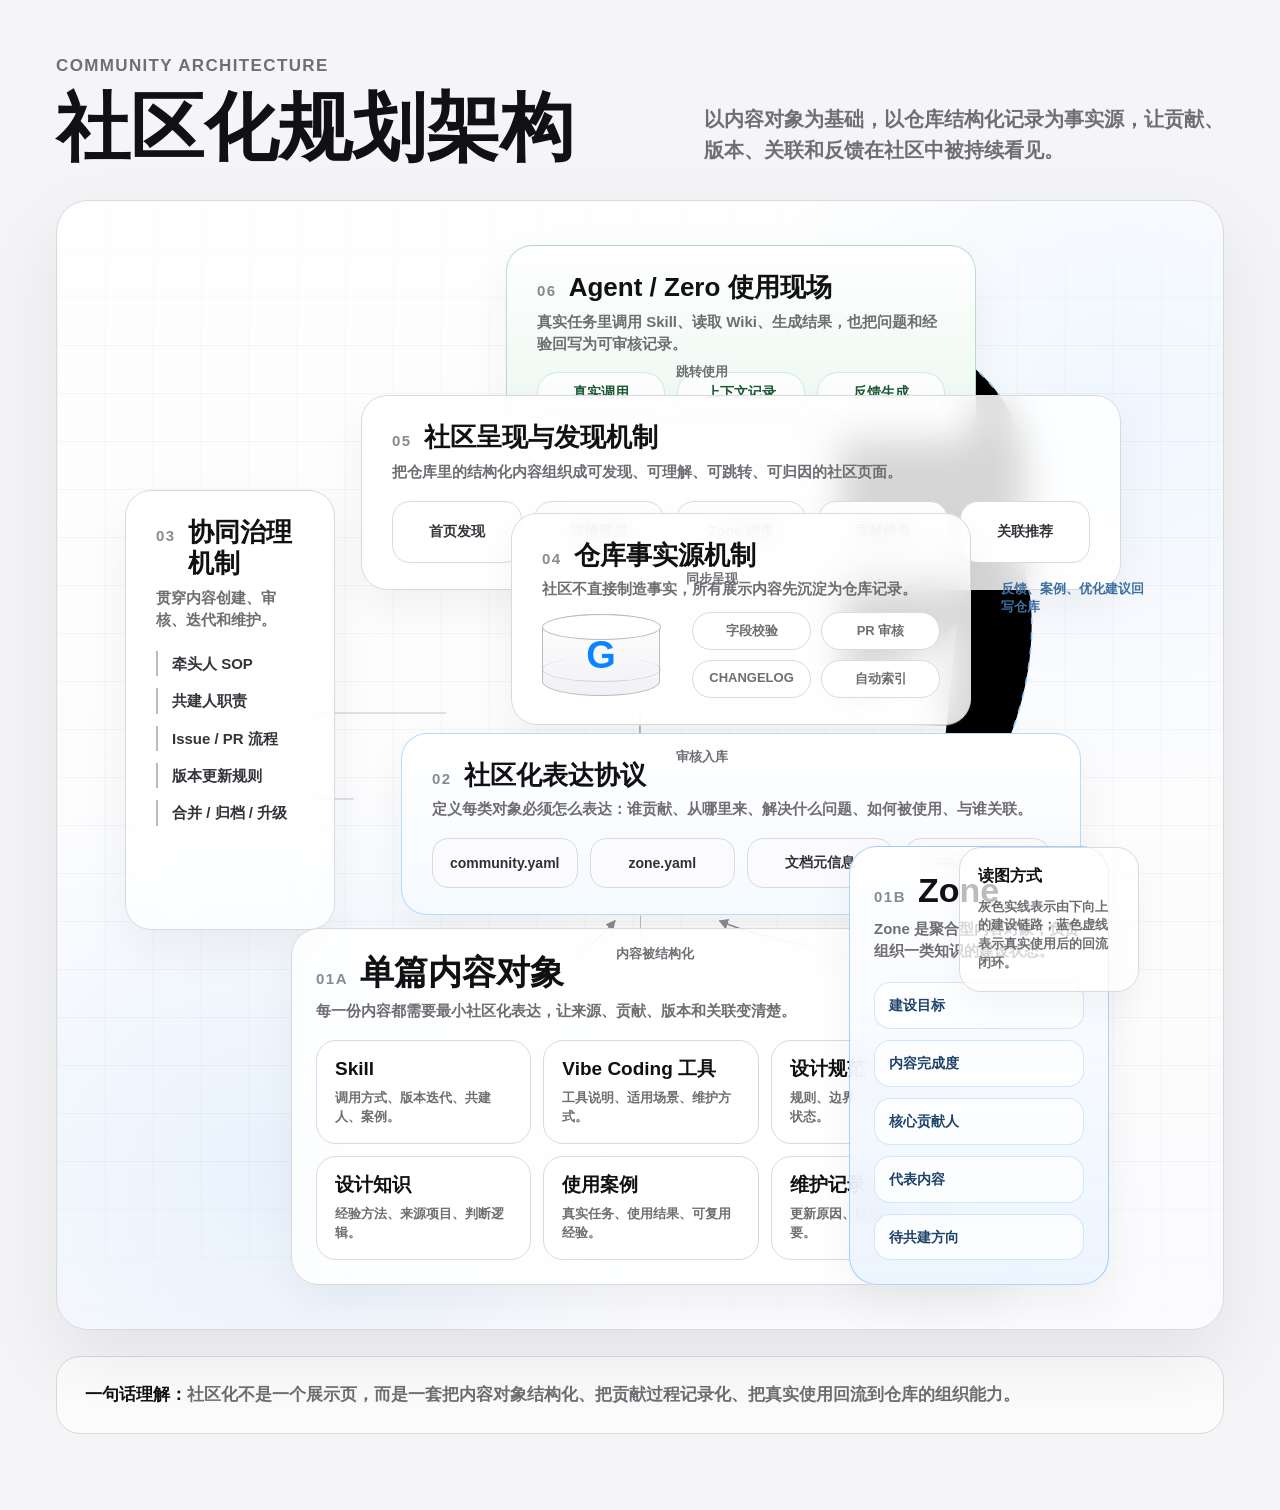
<file: community-architecture.html>
<!doctype html>
<html lang="zh-CN">
<head>
  <meta charset="utf-8">
  <meta name="viewport" content="width=device-width, initial-scale=1">
  <title>社区化规划架构</title>
  <style>
    :root {
      --bg: #f5f5f7;
      --surface: #ffffff;
      --surface-soft: #fbfbfd;
      --ink: #111113;
      --muted: #6e6e73;
      --subtle: #8a8a91;
      --line: #d9d9df;
      --line-strong: #b9bac3;
      --blue: #0a84ff;
      --blue-soft: #eaf3ff;
      --blue-line: #8ec5ff;
      --green: #168a4a;
      --green-soft: #eaf7ef;
      --orange: #b96f00;
      --orange-soft: #fff4df;
      --shadow: 0 30px 80px rgba(0, 0, 0, 0.08);
    }

    * {
      box-sizing: border-box;
    }

    body {
      margin: 0;
      background: var(--bg);
      color: var(--ink);
      font-family: -apple-system, BlinkMacSystemFont, "SF Pro Display", "PingFang SC", "Helvetica Neue", Arial, sans-serif;
      letter-spacing: 0;
    }

    .page {
      width: min(1520px, 100%);
      margin: 0 auto;
      padding: 56px 56px 76px;
    }

    .hero {
      display: grid;
      grid-template-columns: minmax(0, 1fr) minmax(320px, 520px);
      gap: 48px;
      align-items: end;
      margin-bottom: 34px;
    }

    .eyebrow {
      margin: 0 0 14px;
      color: var(--muted);
      font-size: 17px;
      font-weight: 800;
      letter-spacing: 0.08em;
      text-transform: uppercase;
    }

    h1 {
      margin: 0;
      max-width: 860px;
      font-size: clamp(52px, 5.8vw, 92px);
      line-height: 1.03;
      font-weight: 850;
    }

    .hero-copy {
      margin: 0;
      color: var(--muted);
      font-size: 20px;
      line-height: 1.56;
      font-weight: 650;
    }

    .board {
      position: relative;
      overflow: hidden;
      border: 1px solid var(--line);
      border-radius: 32px;
      background:
        radial-gradient(circle at 18% 86%, rgba(10, 132, 255, 0.08), transparent 30%),
        radial-gradient(circle at 92% 18%, rgba(10, 132, 255, 0.06), transparent 28%),
        linear-gradient(180deg, rgba(255, 255, 255, 0.92), rgba(251, 251, 253, 0.98));
      box-shadow: var(--shadow);
      padding: 44px;
    }

    .board::before {
      content: "";
      position: absolute;
      inset: 0;
      background-image:
        linear-gradient(to right, rgba(0, 0, 0, 0.03) 1px, transparent 1px),
        linear-gradient(to bottom, rgba(0, 0, 0, 0.03) 1px, transparent 1px);
      background-size: 48px 48px;
      mask-image: linear-gradient(180deg, transparent, #000 12%, #000 86%, transparent);
      pointer-events: none;
    }

    .map {
      position: relative;
      z-index: 1;
      width: min(1280px, 100%);
      height: 1040px;
      margin: 0 auto;
    }

    .wires {
      position: absolute;
      inset: 0;
      width: 100%;
      height: 100%;
      pointer-events: none;
    }

    .wire {
      fill: none;
      stroke: #8b8c94;
      stroke-width: 1.6;
      stroke-linecap: round;
      stroke-linejoin: round;
    }

    .wire-soft {
      stroke: #c4c5cc;
      stroke-width: 1.2;
    }

    .wire-blue {
      stroke: var(--blue-line);
      stroke-width: 1.8;
    }

    .wire-dash {
      stroke-dasharray: 7 8;
    }

    .node,
    .cluster,
    .rail,
    .legend,
    .flow-label {
      position: absolute;
    }

    .cluster,
    .node,
    .rail {
      border: 1px solid var(--line);
      background: rgba(255, 255, 255, 0.84);
      backdrop-filter: blur(18px);
      box-shadow: 0 18px 46px rgba(0, 0, 0, 0.05);
    }

    .cluster {
      border-radius: 28px;
      padding: 24px;
    }

    .node {
      border-radius: 26px;
      padding: 26px 30px;
    }

    .node-title,
    .cluster-title {
      display: flex;
      align-items: baseline;
      gap: 12px;
      margin-bottom: 8px;
    }

    .num {
      color: var(--subtle);
      font-size: 15px;
      font-weight: 850;
      letter-spacing: 0.1em;
      text-transform: uppercase;
    }

    h2,
    h3,
    h4,
    p {
      margin: 0;
    }

    h2 {
      font-size: 34px;
      line-height: 1.15;
      font-weight: 850;
    }

    h3 {
      font-size: 26px;
      line-height: 1.18;
      font-weight: 850;
    }

    h4 {
      font-size: 19px;
      line-height: 1.2;
      font-weight: 800;
    }

    .desc {
      color: var(--muted);
      font-size: 15px;
      line-height: 1.48;
      font-weight: 650;
    }

    .object-layer {
      left: 190px;
      bottom: 0;
      width: 720px;
      min-height: 300px;
    }

    .zone-object {
      right: 70px;
      bottom: 0;
      width: 260px;
      min-height: 300px;
      border-color: rgba(10, 132, 255, 0.34);
      background: linear-gradient(180deg, rgba(255, 255, 255, 0.9), rgba(234, 243, 255, 0.86));
    }

    .protocol-node {
      left: 300px;
      bottom: 370px;
      width: 680px;
      min-height: 132px;
      border-color: rgba(10, 132, 255, 0.28);
      background: linear-gradient(180deg, #fff, #f5faff);
    }

    .govern-node {
      left: 24px;
      bottom: 355px;
      width: 210px;
      min-height: 440px;
      background: rgba(255, 255, 255, 0.72);
    }

    .repo-node {
      left: 410px;
      bottom: 560px;
      width: 460px;
      min-height: 148px;
    }

    .portal-node {
      left: 260px;
      top: 150px;
      width: 760px;
      min-height: 150px;
    }

    .agent-node {
      left: 405px;
      top: 0;
      width: 470px;
      min-height: 108px;
      border-color: rgba(22, 138, 74, 0.28);
      background: linear-gradient(180deg, #fff, var(--green-soft));
    }

    .object-grid {
      display: grid;
      grid-template-columns: repeat(3, minmax(0, 1fr));
      gap: 12px;
      margin-top: 18px;
    }

    .object-card {
      min-height: 104px;
      border: 1px solid var(--line);
      border-radius: 20px;
      background: var(--surface);
      padding: 17px 18px;
    }

    .object-card strong {
      display: block;
      margin-bottom: 8px;
      font-size: 19px;
      line-height: 1.2;
      font-weight: 850;
    }

    .object-card span {
      display: block;
      color: var(--muted);
      font-size: 13px;
      line-height: 1.44;
      font-weight: 650;
    }

    .zone-list {
      display: grid;
      gap: 11px;
      margin-top: 20px;
    }

    .zone-item {
      border: 1px solid rgba(10, 132, 255, 0.18);
      border-radius: 16px;
      background: rgba(255, 255, 255, 0.75);
      padding: 13px 14px;
      color: #1e4268;
      font-size: 14px;
      line-height: 1.35;
      font-weight: 760;
    }

    .chips {
      display: grid;
      grid-template-columns: repeat(4, minmax(0, 1fr));
      gap: 12px;
      margin-top: 18px;
    }

    .chip {
      min-height: 50px;
      border: 1px solid var(--line);
      border-radius: 16px;
      background: var(--surface-soft);
      display: grid;
      place-items: center;
      padding: 10px;
      color: #2f3035;
      font-size: 14px;
      font-weight: 780;
      text-align: center;
    }

    .repo-body {
      display: grid;
      grid-template-columns: 130px 1fr;
      gap: 20px;
      align-items: center;
      margin-top: 12px;
    }

    .database {
      position: relative;
      width: 118px;
      height: 82px;
      border: 1.5px solid var(--line-strong);
      border-radius: 50% / 18%;
      background: linear-gradient(180deg, #fff, #f1f1f5);
      display: grid;
      place-items: center;
      color: var(--blue);
      font-size: 38px;
      font-weight: 800;
    }

    .database::before,
    .database::after {
      content: "";
      position: absolute;
      left: -1.5px;
      right: -1.5px;
      height: 24px;
      border: 1.5px solid var(--line-strong);
      border-radius: 50%;
      background: rgba(255, 255, 255, 0.88);
    }

    .database::before {
      top: -1px;
    }

    .database::after {
      bottom: 13px;
      border-top: 0;
      background: transparent;
      opacity: 0.55;
    }

    .repo-tags {
      display: grid;
      grid-template-columns: repeat(2, minmax(0, 1fr));
      gap: 10px;
    }

    .repo-tags span {
      border: 1px solid var(--line);
      border-radius: 999px;
      padding: 9px 12px;
      background: #fff;
      color: var(--muted);
      font-size: 13px;
      font-weight: 760;
      text-align: center;
    }

    .portal-grid {
      display: grid;
      grid-template-columns: repeat(5, minmax(0, 1fr));
      gap: 12px;
      margin-top: 18px;
    }

    .portal-card {
      min-height: 62px;
      border: 1px solid var(--line);
      border-radius: 18px;
      background: #fff;
      display: grid;
      place-items: center;
      padding: 10px;
      color: #33343a;
      font-size: 14px;
      font-weight: 780;
      text-align: center;
    }

    .govern-list {
      display: grid;
      gap: 12px;
      margin-top: 20px;
    }

    .govern-item {
      border-left: 2px solid var(--line-strong);
      padding: 2px 0 2px 14px;
      color: #33343a;
      font-size: 15px;
      line-height: 1.42;
      font-weight: 760;
    }

    .agent-flow {
      display: flex;
      align-items: center;
      gap: 12px;
      margin-top: 16px;
    }

    .agent-pill {
      flex: 1;
      min-height: 42px;
      border: 1px solid rgba(22, 138, 74, 0.18);
      border-radius: 999px;
      background: rgba(255, 255, 255, 0.78);
      display: grid;
      place-items: center;
      color: #1d5b36;
      font-size: 14px;
      font-weight: 780;
    }

    .flow-label {
      color: var(--muted);
      font-size: 13px;
      line-height: 1.35;
      font-weight: 760;
      text-align: center;
    }

    .label-content-to-protocol {
      left: 515px;
      bottom: 323px;
    }

    .label-protocol-to-repo {
      left: 575px;
      bottom: 520px;
    }

    .label-repo-to-portal {
      left: 585px;
      top: 325px;
    }

    .label-portal-to-agent {
      left: 575px;
      top: 118px;
    }

    .label-loop {
      right: 28px;
      top: 335px;
      max-width: 150px;
      color: #3d6f9f;
      text-align: left;
    }

    .upright {
      left: 88px;
      top: 92px;
      display: flex;
      flex-direction: column;
      align-items: center;
      gap: 14px;
      color: var(--muted);
      font-size: 15px;
      font-weight: 850;
      letter-spacing: 0.1em;
    }

    .upright-line {
      position: relative;
      width: 1px;
      height: 760px;
      background: linear-gradient(180deg, transparent, #bbbcc4 9%, #bbbcc4 91%, transparent);
    }

    .upright-line::before {
      content: "";
      position: absolute;
      left: -5px;
      top: 0;
      width: 11px;
      height: 11px;
      border-top: 2px solid #8a8b92;
      border-left: 2px solid #8a8b92;
      transform: rotate(45deg);
    }

    .upright-text {
      writing-mode: vertical-rl;
    }

    .legend {
      right: 40px;
      top: 602px;
      width: 180px;
      border: 1px solid var(--line);
      border-radius: 22px;
      background: rgba(255, 255, 255, 0.72);
      padding: 18px;
      box-shadow: 0 16px 36px rgba(0, 0, 0, 0.04);
    }

    .legend h4 {
      margin-bottom: 12px;
      font-size: 16px;
    }

    .legend p {
      color: var(--muted);
      font-size: 13px;
      line-height: 1.45;
      font-weight: 650;
    }

    .note {
      margin-top: 26px;
      border: 1px solid var(--line);
      border-radius: 24px;
      background: rgba(255, 255, 255, 0.72);
      padding: 24px 28px;
      color: var(--muted);
      font-size: 17px;
      line-height: 1.6;
      font-weight: 650;
    }

    .note strong {
      color: var(--ink);
    }

    @media (max-width: 1100px) {
      .page {
        padding: 36px 20px 48px;
      }

      .hero {
        grid-template-columns: 1fr;
      }

      .board {
        padding: 20px;
        overflow-x: auto;
      }

      .map {
        width: 1280px;
        min-width: 1280px;
      }
    }
  </style>
</head>
<body>
  <main class="page">
    <header class="hero">
      <div>
        <p class="eyebrow">Community Architecture</p>
        <h1>社区化规划架构</h1>
      </div>
      <p class="hero-copy">以内容对象为基础，以仓库结构化记录为事实源，让贡献、版本、关联和反馈在社区中被持续看见。</p>
    </header>

    <section class="board" aria-label="社区化规划架构图">
      <div class="map">
        <svg class="wires" viewBox="0 0 1280 1040" preserveAspectRatio="none" aria-hidden="true">
          <defs>
            <marker id="arrow" viewBox="0 0 10 10" refX="8.5" refY="5" markerWidth="7" markerHeight="7" orient="auto-start-reverse">
              <path d="M 0 0 L 10 5 L 0 10 z" fill="#8b8c94"></path>
            </marker>
            <marker id="arrowBlue" viewBox="0 0 10 10" refX="8.5" refY="5" markerWidth="7" markerHeight="7" orient="auto-start-reverse">
              <path d="M 0 0 L 10 5 L 0 10 z" fill="#8ec5ff"></path>
            </marker>
          </defs>

          <path class="wire" marker-end="url(#arrow)" d="M 550 742 C 550 710, 585 704, 610 676"></path>
          <path class="wire" marker-end="url(#arrow)" d="M 970 742 C 938 706, 810 704, 735 676"></path>
          <path class="wire" marker-end="url(#arrow)" d="M 640 668 L 640 528"></path>
          <path class="wire" marker-end="url(#arrow)" d="M 640 512 L 640 316"></path>
          <path class="wire" marker-end="url(#arrow)" d="M 640 150 L 640 112"></path>

          <path class="wire-soft" d="M 235 554 C 255 554, 270 554, 300 554"></path>
          <path class="wire-soft" d="M 235 468 C 292 468, 335 468, 410 468"></path>
          <path class="wire-soft" d="M 235 318 C 248 318, 252 318, 260 318"></path>

          <path class="wire-blue wire-dash" marker-end="url(#arrowBlue)" d="M 873 78 C 1160 82, 1182 350, 884 446"></path>
          <path class="wire-blue wire-dash" marker-end="url(#arrowBlue)" d="M 1032 252 C 1134 286, 1138 484, 988 610"></path>
        </svg>

        <div class="upright">
          <div class="upright-text">由下向上形成公共能力</div>
          <div class="upright-line"></div>
        </div>

        <article class="node agent-node">
          <div class="node-title">
            <span class="num">06</span>
            <h3>Agent / Zero 使用现场</h3>
          </div>
          <p class="desc">真实任务里调用 Skill、读取 Wiki、生成结果，也把问题和经验回写为可审核记录。</p>
          <div class="agent-flow">
            <div class="agent-pill">真实调用</div>
            <div class="agent-pill">上下文记录</div>
            <div class="agent-pill">反馈生成</div>
          </div>
        </article>

        <article class="node portal-node">
          <div class="node-title">
            <span class="num">05</span>
            <h3>社区呈现与发现机制</h3>
          </div>
          <p class="desc">把仓库里的结构化内容组织成可发现、可理解、可跳转、可归因的社区页面。</p>
          <div class="portal-grid">
            <div class="portal-card">首页发现</div>
            <div class="portal-card">详情弹层</div>
            <div class="portal-card">Zone 进度</div>
            <div class="portal-card">贡献榜单</div>
            <div class="portal-card">关联推荐</div>
          </div>
        </article>

        <article class="node repo-node">
          <div class="node-title">
            <span class="num">04</span>
            <h3>仓库事实源机制</h3>
          </div>
          <p class="desc">社区不直接制造事实，所有展示内容先沉淀为仓库记录。</p>
          <div class="repo-body">
            <div class="database">G</div>
            <div class="repo-tags">
              <span>字段校验</span>
              <span>PR 审核</span>
              <span>CHANGELOG</span>
              <span>自动索引</span>
            </div>
          </div>
        </article>

        <article class="node govern-node">
          <div class="node-title">
            <span class="num">03</span>
            <h3>协同治理机制</h3>
          </div>
          <p class="desc">贯穿内容创建、审核、迭代和维护。</p>
          <div class="govern-list">
            <div class="govern-item">牵头人 SOP</div>
            <div class="govern-item">共建人职责</div>
            <div class="govern-item">Issue / PR 流程</div>
            <div class="govern-item">版本更新规则</div>
            <div class="govern-item">合并 / 归档 / 升级</div>
          </div>
        </article>

        <article class="node protocol-node">
          <div class="node-title">
            <span class="num">02</span>
            <h3>社区化表达协议</h3>
          </div>
          <p class="desc">定义每类对象必须怎么表达：谁贡献、从哪里来、解决什么问题、如何被使用、与谁关联。</p>
          <div class="chips">
            <div class="chip">community.yaml</div>
            <div class="chip">zone.yaml</div>
            <div class="chip">文档元信息</div>
            <div class="chip">PR Checklist</div>
          </div>
        </article>

        <article class="cluster object-layer">
          <div class="cluster-title">
            <span class="num">01A</span>
            <h2>单篇内容对象</h2>
          </div>
          <p class="desc">每一份内容都需要最小社区化表达，让来源、贡献、版本和关联变清楚。</p>
          <div class="object-grid">
            <div class="object-card">
              <strong>Skill</strong>
              <span>调用方式、版本迭代、共建人、案例。</span>
            </div>
            <div class="object-card">
              <strong>Vibe Coding 工具</strong>
              <span>工具说明、适用场景、维护方式。</span>
            </div>
            <div class="object-card">
              <strong>设计规范</strong>
              <span>规则、边界、组件关系、验证状态。</span>
            </div>
            <div class="object-card">
              <strong>设计知识</strong>
              <span>经验方法、来源项目、判断逻辑。</span>
            </div>
            <div class="object-card">
              <strong>使用案例</strong>
              <span>真实任务、使用结果、可复用经验。</span>
            </div>
            <div class="object-card">
              <strong>维护记录</strong>
              <span>更新原因、版本变化、贡献摘要。</span>
            </div>
          </div>
        </article>

        <article class="cluster zone-object">
          <div class="cluster-title">
            <span class="num">01B</span>
            <h2>Zone</h2>
          </div>
          <p class="desc">Zone 是聚合型内容对象，负责组织一类知识的建设状态。</p>
          <div class="zone-list">
            <div class="zone-item">建设目标</div>
            <div class="zone-item">内容完成度</div>
            <div class="zone-item">核心贡献人</div>
            <div class="zone-item">代表内容</div>
            <div class="zone-item">待共建方向</div>
          </div>
        </article>

        <div class="flow-label label-content-to-protocol">内容被结构化</div>
        <div class="flow-label label-protocol-to-repo">审核入库</div>
        <div class="flow-label label-repo-to-portal">同步呈现</div>
        <div class="flow-label label-portal-to-agent">跳转使用</div>
        <div class="flow-label label-loop">反馈、案例、优化建议回写仓库</div>

        <aside class="legend">
          <h4>读图方式</h4>
          <p>灰色实线表示由下向上的建设链路；蓝色虚线表示真实使用后的回流闭环。</p>
        </aside>
      </div>
    </section>

    <div class="note">
      <strong>一句话理解：</strong>社区化不是一个展示页，而是一套把内容对象结构化、把贡献过程记录化、把真实使用回流到仓库的组织能力。
    </div>
  </main>
</body>
</html>
</file>
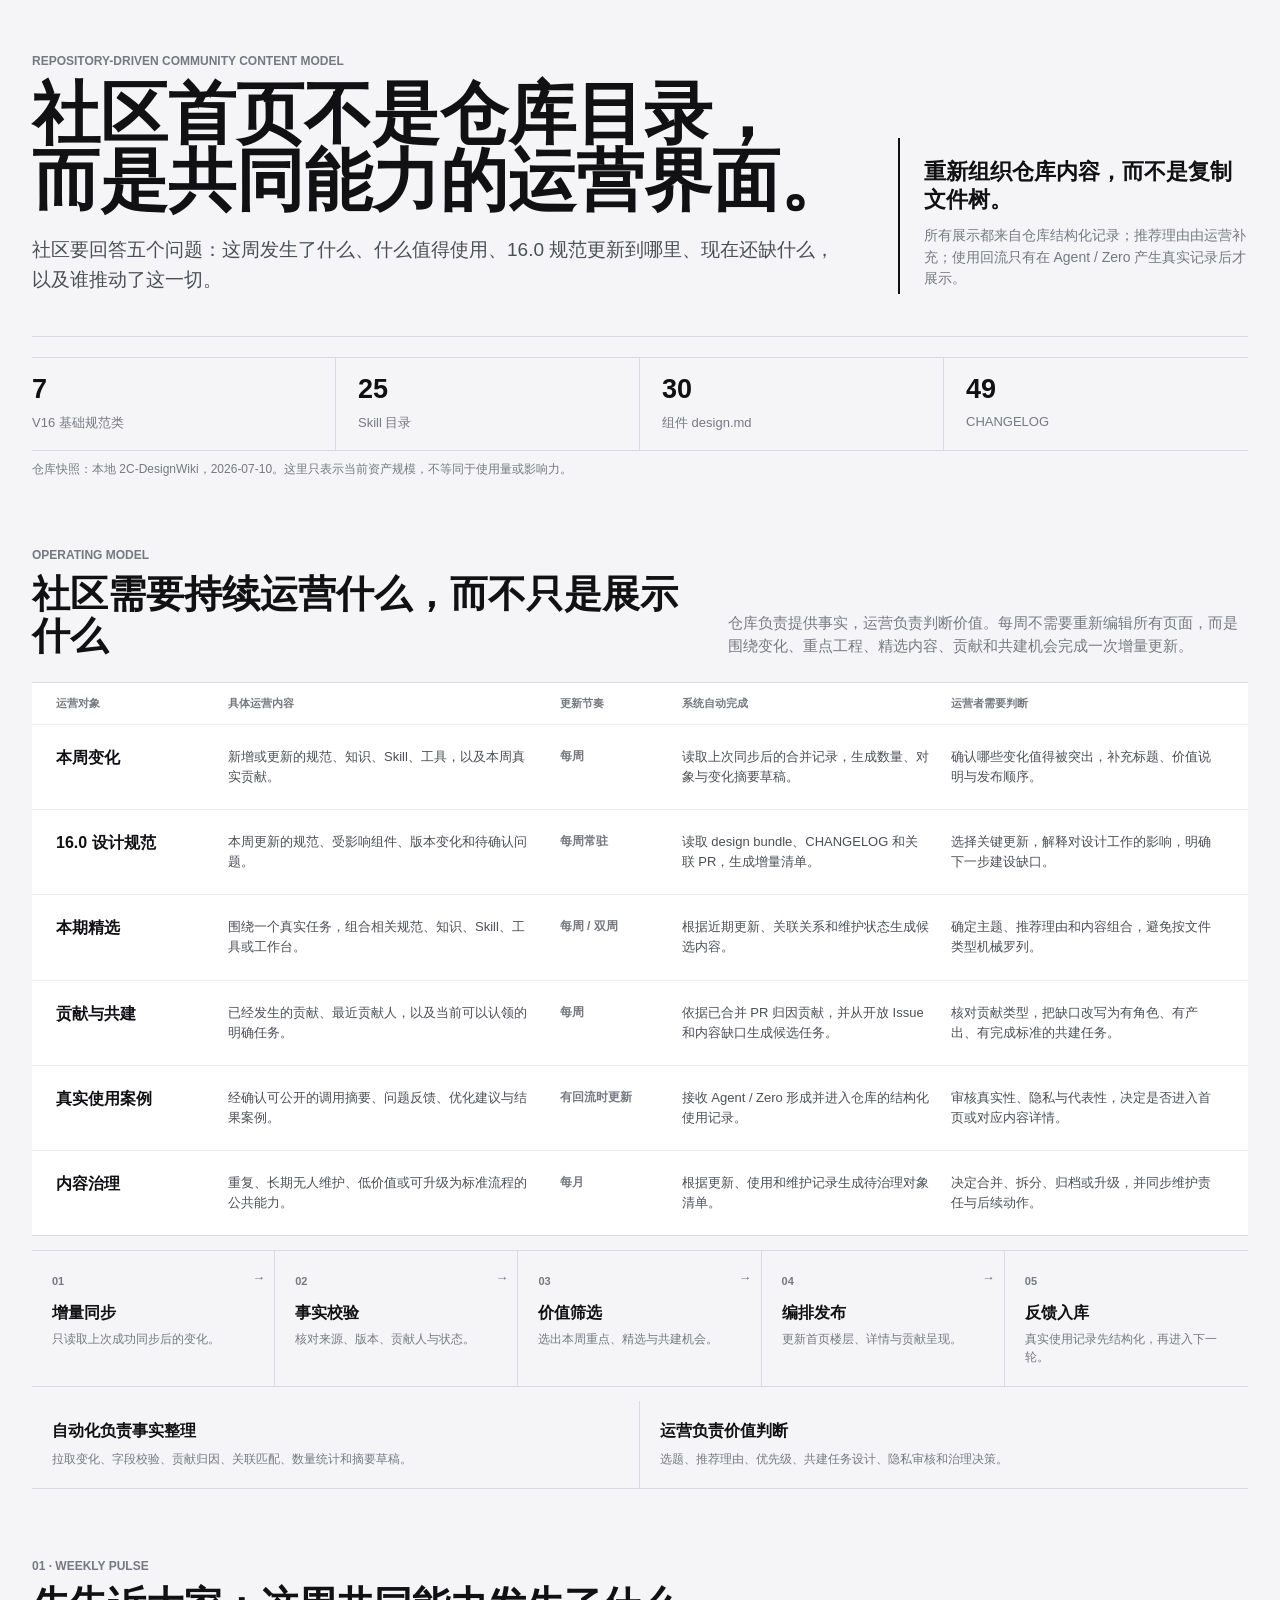
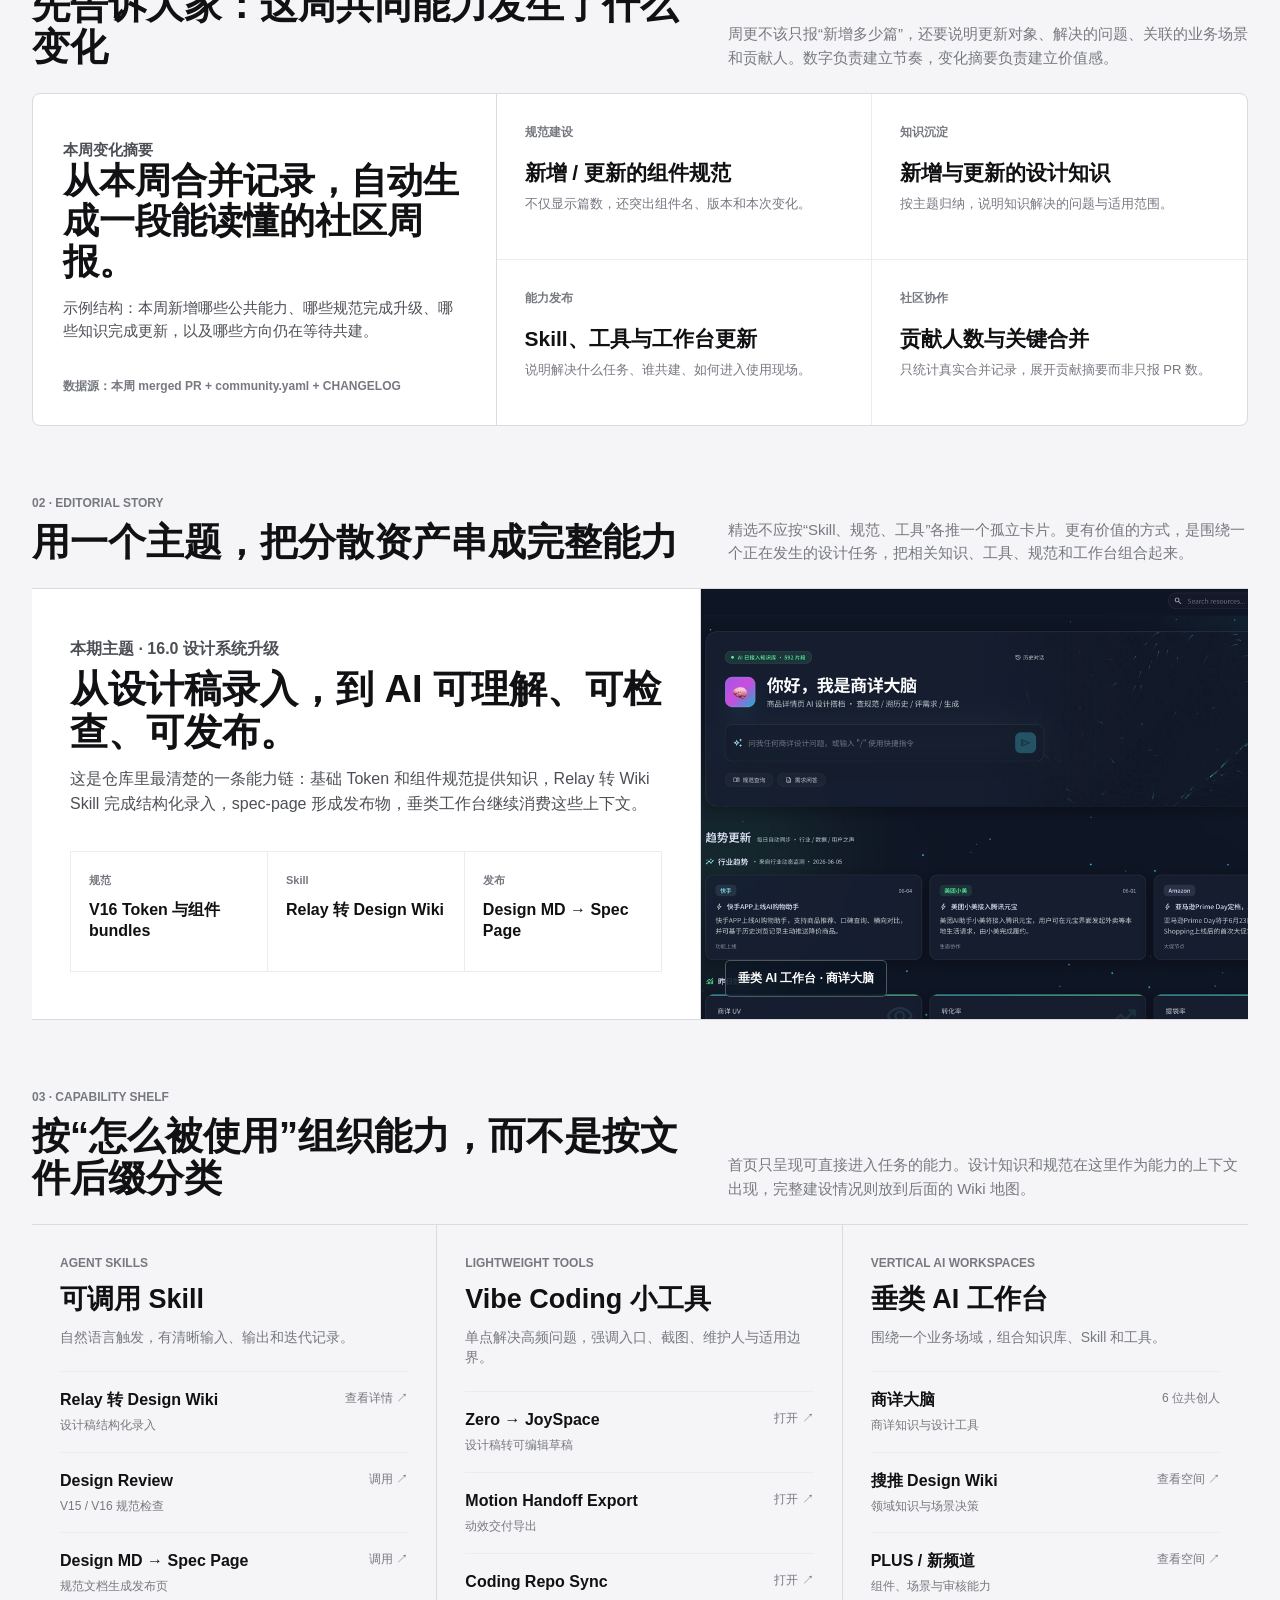
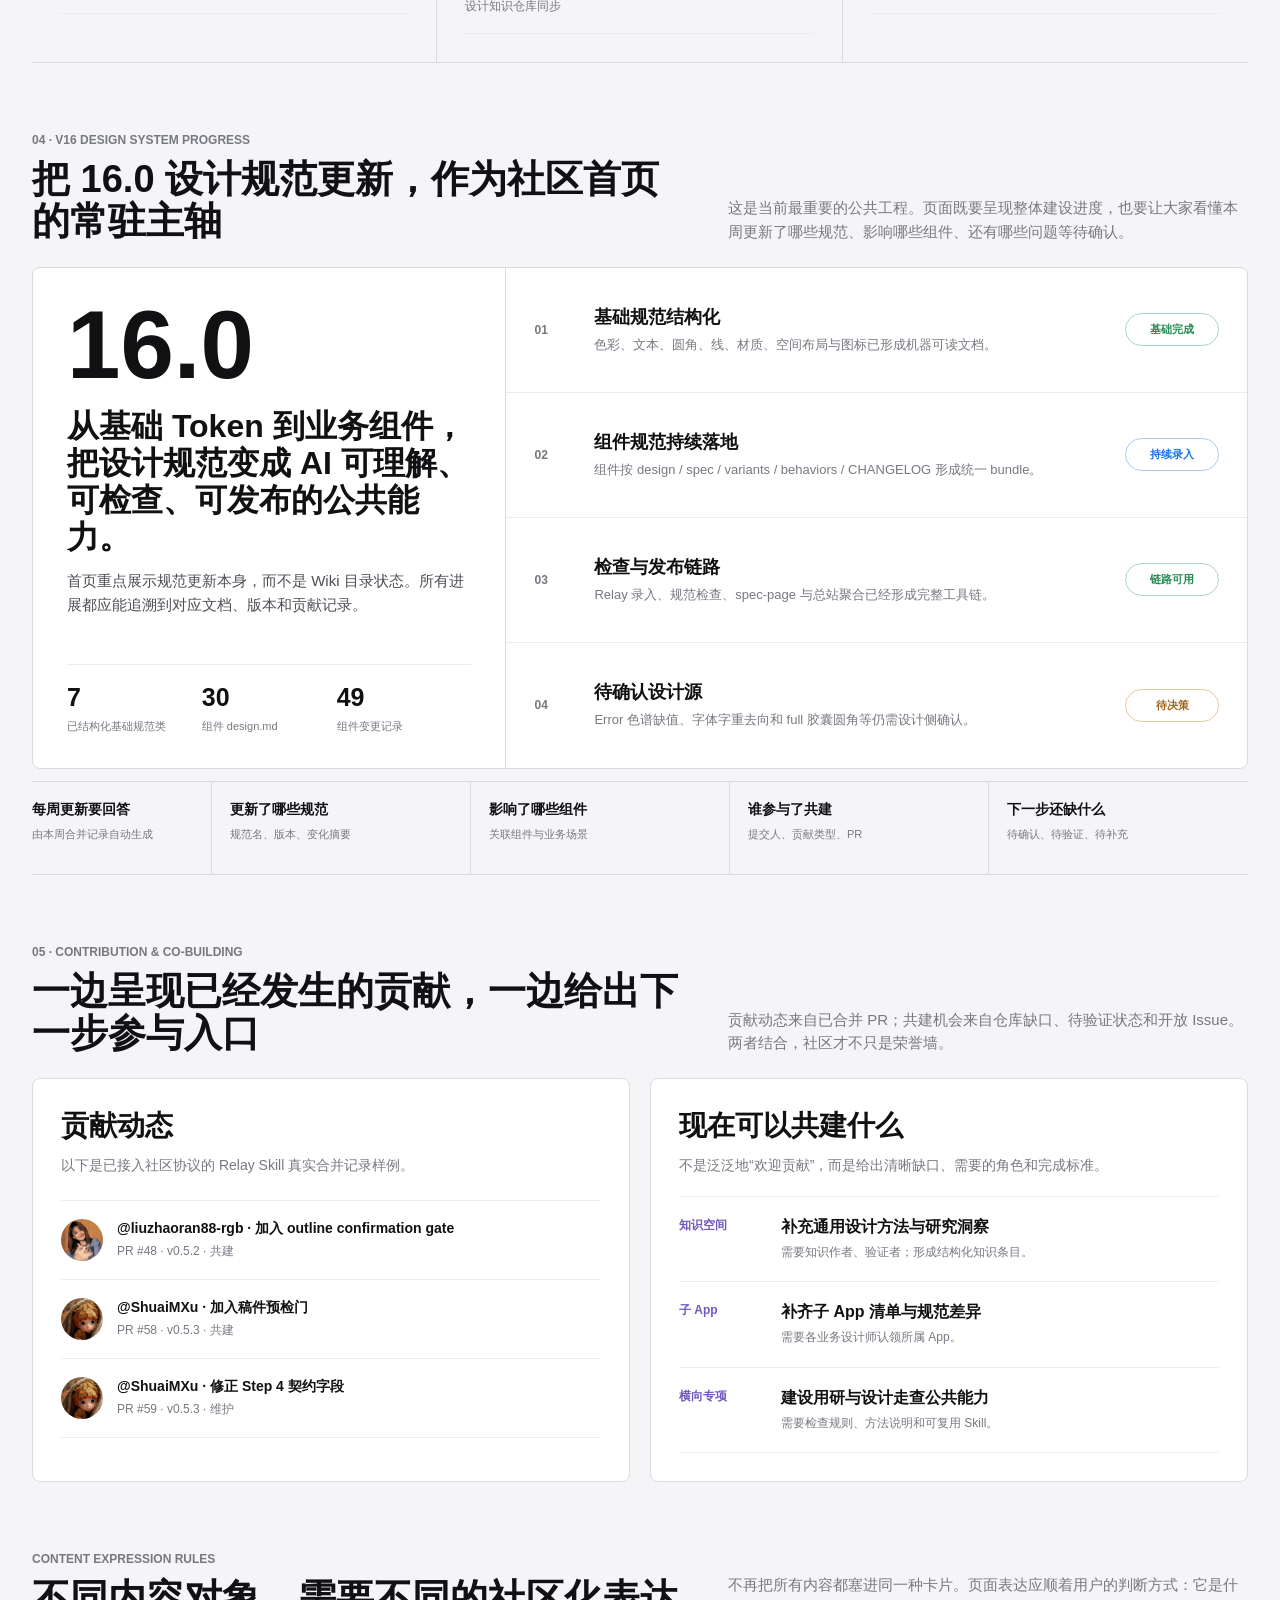
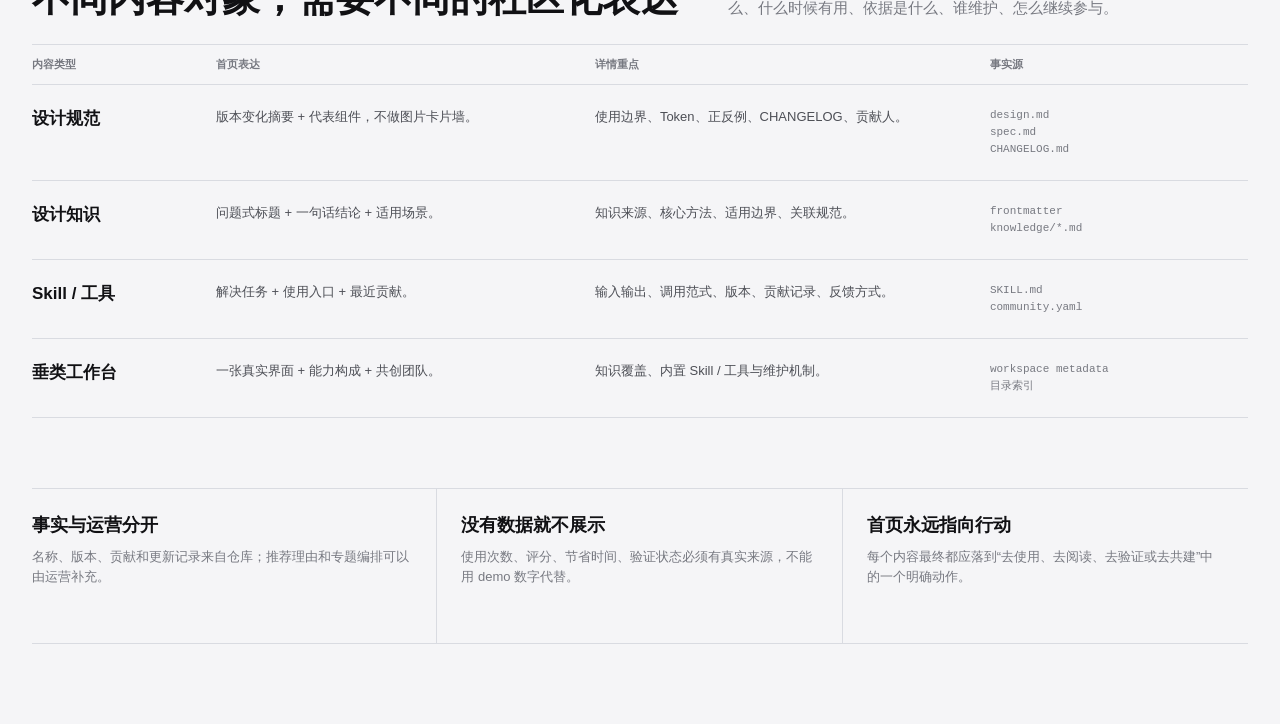
<file: community-content-framework.html>
<!doctype html>
<html lang="zh-CN">
  <head>
    <meta charset="utf-8" />
    <meta name="viewport" content="width=device-width, initial-scale=1" />
    <title>社区化内容框架 · 仓库驱动版</title>
    <style>
      :root {
        --canvas: #f5f5f7;
        --paper: #fff;
        --ink: #111114;
        --sub: #4d4f56;
        --muted: #777981;
        --line: #d9dbe1;
        --soft: #ececef;
        --blue: #1473e6;
        --green: #238a50;
        --orange: #d96a16;
        --purple: #7158bd;
        --teal: #148a87;
        font-family: Inter, -apple-system, BlinkMacSystemFont, "SF Pro Display", "PingFang SC", "Helvetica Neue", Arial, sans-serif;
      }

      * { box-sizing: border-box; }
      html { scroll-behavior: smooth; }
      body { margin: 0; background: var(--canvas); color: var(--ink); }
      button { font: inherit; }

      .page {
        width: min(1380px, calc(100vw - 64px));
        margin: 0 auto;
        padding: 54px 0 80px;
      }

      .eyebrow {
        margin: 0 0 12px;
        color: var(--muted);
        font-size: 12px;
        font-weight: 760;
        letter-spacing: 0;
        text-transform: uppercase;
      }

      .hero {
        display: grid;
        grid-template-columns: minmax(0, 1.4fr) minmax(320px, .6fr);
        gap: 48px;
        align-items: end;
        padding-bottom: 42px;
        border-bottom: 1px solid var(--line);
      }

      h1 {
        margin: 0;
        max-width: 900px;
        font-size: 68px;
        line-height: .98;
        letter-spacing: 0;
      }

      .hero-copy {
        margin: 22px 0 0;
        max-width: 850px;
        color: var(--sub);
        font-size: 19px;
        line-height: 1.55;
      }

      .hero-note {
        padding: 20px 0 4px 24px;
        border-left: 2px solid var(--ink);
      }

      .hero-note strong { display: block; font-size: 22px; line-height: 1.3; }
      .hero-note span { display: block; margin-top: 10px; color: var(--muted); font-size: 14px; line-height: 1.55; }

      .snapshot {
        display: grid;
        grid-template-columns: repeat(4, minmax(0, 1fr));
        margin-top: 20px;
        border-top: 1px solid var(--line);
        border-bottom: 1px solid var(--line);
      }

      .snapshot div { min-height: 90px; padding: 18px 22px; border-right: 1px solid var(--line); }
      .snapshot div:first-child { padding-left: 0; }
      .snapshot div:last-child { border-right: 0; }
      .snapshot strong { display: block; font-size: 27px; line-height: 1; }
      .snapshot span { display: block; margin-top: 11px; color: var(--muted); font-size: 13px; }

      .snapshot-caption { margin: 10px 0 0; color: var(--muted); font-size: 12px; }

      .section { margin-top: 70px; }
      .section-head { display: grid; grid-template-columns: minmax(0, 1fr) minmax(320px, 520px); gap: 44px; align-items: end; margin-bottom: 24px; }
      .section-head h2 { margin: 0; font-size: 38px; line-height: 1.1; }
      .section-head > p { margin: 0; color: var(--muted); font-size: 15px; line-height: 1.55; }

      .source-note { color: var(--muted); font-size: 12px; font-weight: 650; }

      .operations { border-top: 1px solid var(--line); border-bottom: 1px solid var(--line); background: var(--paper); }
      .operation-row {
        display: grid;
        grid-template-columns: 150px minmax(240px, 1.25fr) 100px minmax(220px, 1fr) minmax(240px, 1.1fr);
        gap: 22px;
        align-items: start;
        padding: 22px 24px;
        border-bottom: 1px solid var(--soft);
      }
      .operation-row:last-child { border-bottom: 0; }
      .operation-row.header { padding-top: 13px; padding-bottom: 13px; color: var(--muted); font-size: 11px; font-weight: 760; }
      .operation-row strong { display: block; font-size: 16px; line-height: 1.4; }
      .operation-row p { margin: 0; color: var(--sub); font-size: 13px; line-height: 1.55; }
      .operation-row time { color: var(--muted); font-size: 12px; font-weight: 700; line-height: 1.5; }

      .operation-cycle {
        display: grid;
        grid-template-columns: repeat(5, minmax(0, 1fr));
        margin-top: 14px;
        border-top: 1px solid var(--line);
        border-bottom: 1px solid var(--line);
      }
      .cycle-step { position: relative; min-height: 112px; padding: 20px 28px 20px 20px; border-right: 1px solid var(--line); }
      .cycle-step:last-child { border-right: 0; }
      .cycle-step:not(:last-child)::after { content: "\2192"; position: absolute; top: 19px; right: 9px; color: var(--muted); font-size: 13px; }
      .cycle-step small { color: var(--muted); font-size: 11px; font-weight: 760; }
      .cycle-step strong { display: block; margin-top: 14px; font-size: 16px; }
      .cycle-step span { display: block; margin-top: 7px; color: var(--muted); font-size: 12px; line-height: 1.45; }

      .operation-boundary { display: grid; grid-template-columns: repeat(2, minmax(0, 1fr)); margin-top: 14px; border-bottom: 1px solid var(--line); }
      .boundary-item { padding: 20px; border-right: 1px solid var(--line); }
      .boundary-item:last-child { border-right: 0; }
      .boundary-item strong { display: block; font-size: 16px; }
      .boundary-item p { margin: 8px 0 0; color: var(--muted); font-size: 12px; line-height: 1.5; }

      .weekly-band {
        display: grid;
        grid-template-columns: 1.05fr 1.7fr;
        min-height: 330px;
        border: 1px solid var(--line);
        border-radius: 8px;
        overflow: hidden;
        background: var(--paper);
      }

      .weekly-lead { display: flex; flex-direction: column; justify-content: space-between; padding: 30px; border-right: 1px solid var(--line); }
      .weekly-lead h3 { margin: 0; max-width: 420px; font-size: 36px; line-height: 1.12; }
      .weekly-lead p { margin: 14px 0 0; max-width: 440px; color: var(--sub); font-size: 15px; line-height: 1.55; }
      .weekly-lead .source-note { margin-top: 36px; }

      .weekly-stream { display: grid; grid-template-columns: repeat(2, minmax(0, 1fr)); }
      .weekly-item { min-height: 164px; padding: 28px; border-right: 1px solid var(--soft); border-bottom: 1px solid var(--soft); }
      .weekly-item:nth-child(2n) { border-right: 0; }
      .weekly-item:nth-child(n + 3) { border-bottom: 0; }
      .weekly-item small { color: var(--muted); font-size: 12px; font-weight: 750; }
      .weekly-item strong { display: block; margin-top: 18px; font-size: 21px; }
      .weekly-item p { margin: 8px 0 0; color: var(--muted); font-size: 13px; line-height: 1.45; }

      .theme-story {
        display: grid;
        grid-template-columns: 1.1fr .9fr;
        border-top: 1px solid var(--line);
        border-bottom: 1px solid var(--line);
        background: var(--paper);
      }

      .theme-main { padding: 34px 38px 38px; border-right: 1px solid var(--line); }
      .theme-main h3 { margin: 6px 0 0; font-size: 38px; line-height: 1.12; }
      .theme-main > p { margin: 14px 0 0; max-width: 660px; color: var(--sub); font-size: 16px; line-height: 1.55; }

      .theme-links { display: grid; grid-template-columns: repeat(3, minmax(0, 1fr)); margin-top: 34px; border-top: 1px solid var(--soft); border-left: 1px solid var(--soft); }
      .theme-link { min-height: 120px; padding: 18px; border-right: 1px solid var(--soft); border-bottom: 1px solid var(--soft); }
      .theme-link span { color: var(--muted); font-size: 11px; font-weight: 750; }
      .theme-link strong { display: block; margin-top: 11px; font-size: 16px; line-height: 1.35; }

      .theme-visual { position: relative; min-height: 430px; overflow: hidden; background: #0e1829; }
      .theme-visual img { width: 100%; height: 100%; object-fit: cover; object-position: center; filter: saturate(.88) contrast(.98); }
      .theme-visual::after { content: "垂类 AI 工作台 · 商详大脑"; position: absolute; left: 24px; bottom: 22px; padding: 9px 12px; border: 1px solid rgba(255,255,255,.28); border-radius: 5px; background: rgba(11,20,35,.7); color: white; font-size: 12px; font-weight: 720; backdrop-filter: blur(12px); }

      .shelf { display: grid; grid-template-columns: repeat(3, minmax(0, 1fr)); border-top: 1px solid var(--line); border-bottom: 1px solid var(--line); }
      .shelf-column { min-height: 360px; padding: 28px; border-right: 1px solid var(--line); }
      .shelf-column:last-child { border-right: 0; }
      .shelf-column > span { color: var(--muted); font-size: 12px; font-weight: 760; letter-spacing: 0; }
      .shelf-column h3 { margin: 10px 0 0; font-size: 27px; }
      .shelf-column > p { margin: 10px 0 0; color: var(--muted); font-size: 14px; line-height: 1.45; }
      .asset-list { display: grid; gap: 0; margin-top: 24px; border-top: 1px solid var(--soft); }
      .asset { display: grid; grid-template-columns: minmax(0, 1fr) auto; gap: 16px; padding: 18px 0; border-bottom: 1px solid var(--soft); }
      .asset strong { font-size: 16px; line-height: 1.3; }
      .asset small { display: block; margin-top: 6px; color: var(--muted); font-size: 12px; line-height: 1.4; }
      .asset em { color: var(--muted); font-size: 12px; font-style: normal; white-space: nowrap; }

      .zone-grid { display: grid; grid-template-columns: repeat(2, minmax(0, 1fr)); border-top: 1px solid var(--line); border-left: 1px solid var(--line); }
      .zone-row { display: grid; grid-template-columns: 50px minmax(0, 1fr) auto; gap: 18px; align-items: center; min-height: 116px; padding: 20px 22px; border-right: 1px solid var(--line); border-bottom: 1px solid var(--line); background: var(--paper); }
      .zone-index { color: var(--muted); font-size: 13px; font-weight: 760; }
      .zone-row h3 { margin: 0; font-size: 19px; }
      .zone-row p { margin: 7px 0 0; color: var(--muted); font-size: 13px; line-height: 1.4; }
      .status { min-width: 78px; padding: 8px 10px; border: 1px solid var(--line); border-radius: 999px; color: var(--sub); font-size: 11px; font-weight: 720; text-align: center; }
      .status.active { border-color: #a7d6bd; color: var(--green); }
      .status.growing { border-color: #a9c9f5; color: var(--blue); }

      .v16-board {
        display: grid;
        grid-template-columns: .78fr 1.22fr;
        border: 1px solid var(--line);
        border-radius: 8px;
        overflow: hidden;
        background: var(--paper);
      }

      .v16-lead { display: flex; flex-direction: column; justify-content: space-between; min-height: 500px; padding: 34px; border-right: 1px solid var(--line); }
      .v16-mark { font-size: 96px; font-weight: 760; line-height: .9; }
      .v16-lead h3 { margin: 20px 0 0; max-width: 440px; font-size: 32px; line-height: 1.15; }
      .v16-lead p { margin: 14px 0 0; max-width: 460px; color: var(--sub); font-size: 15px; line-height: 1.55; }
      .v16-stats { display: grid; grid-template-columns: repeat(3, minmax(0, 1fr)); margin-top: 32px; border-top: 1px solid var(--soft); }
      .v16-stat { padding: 18px 12px 0 0; }
      .v16-stat strong { display: block; font-size: 25px; }
      .v16-stat span { display: block; margin-top: 7px; color: var(--muted); font-size: 11px; line-height: 1.35; }

      .v16-progress { display: grid; grid-template-rows: repeat(4, minmax(0, 1fr)); }
      .progress-row { display: grid; grid-template-columns: 42px minmax(0, 1fr) 94px; gap: 18px; align-items: center; min-height: 112px; padding: 24px 28px; border-bottom: 1px solid var(--soft); }
      .progress-row:last-child { border-bottom: 0; }
      .progress-row b { color: var(--muted); font-size: 12px; }
      .progress-row strong { display: block; font-size: 18px; }
      .progress-row p { margin: 7px 0 0; color: var(--muted); font-size: 13px; line-height: 1.45; }
      .progress-state { padding: 8px 10px; border: 1px solid var(--line); border-radius: 999px; color: var(--sub); font-size: 11px; font-weight: 720; text-align: center; }
      .progress-state.done { border-color: #a7d6bd; color: var(--green); }
      .progress-state.working { border-color: #a9c9f5; color: var(--blue); }
      .progress-state.pending { border-color: #e4c99e; color: #9a641e; }

      .v16-weekly {
        display: grid;
        grid-template-columns: 180px repeat(4, minmax(0, 1fr));
        margin-top: 12px;
        border-top: 1px solid var(--line);
        border-bottom: 1px solid var(--line);
      }
      .v16-weekly > div { min-height: 92px; padding: 18px; border-right: 1px solid var(--line); }
      .v16-weekly > div:first-child { padding-left: 0; }
      .v16-weekly > div:last-child { border-right: 0; }
      .v16-weekly strong { display: block; font-size: 14px; line-height: 1.35; }
      .v16-weekly span { display: block; margin-top: 8px; color: var(--muted); font-size: 11px; line-height: 1.4; }

      .case-board { display: grid; grid-template-columns: 1.2fr .8fr; gap: 0; border: 1px solid var(--line); border-radius: 8px; overflow: hidden; background: var(--paper); }
      .case-list { border-right: 1px solid var(--line); }
      .case-row { display: grid; grid-template-columns: 44px minmax(0, 1fr) 130px; gap: 18px; align-items: center; min-height: 108px; padding: 20px 24px; border-bottom: 1px solid var(--soft); }
      .case-row:last-child { border-bottom: 0; }
      .case-row b { color: var(--muted); font-size: 12px; }
      .case-row strong { display: block; font-size: 17px; line-height: 1.35; }
      .case-row span { color: var(--muted); font-size: 12px; line-height: 1.4; text-align: right; }
      .case-explain { display: flex; flex-direction: column; justify-content: space-between; padding: 30px; background: #fafafc; }
      .case-explain h3 { margin: 0; font-size: 29px; line-height: 1.2; }
      .case-explain p { margin: 15px 0 0; color: var(--sub); font-size: 14px; line-height: 1.55; }
      .case-explain ol { margin: 28px 0 0; padding-left: 18px; color: var(--muted); font-size: 13px; line-height: 1.8; }

      .collab {
        display: grid;
        grid-template-columns: 1fr 1fr;
        gap: 20px;
      }

      .collab-panel { min-height: 400px; padding: 28px; border: 1px solid var(--line); border-radius: 8px; background: var(--paper); }
      .collab-panel h3 { margin: 0; font-size: 28px; }
      .collab-panel > p { margin: 10px 0 0; color: var(--muted); font-size: 14px; line-height: 1.45; }
      .event-list { margin-top: 24px; border-top: 1px solid var(--soft); }
      .event { display: grid; grid-template-columns: 42px minmax(0, 1fr); gap: 14px; padding: 18px 0; border-bottom: 1px solid var(--soft); }
      .avatar { width: 42px; height: 42px; border-radius: 50%; object-fit: cover; }
      .event strong { display: block; font-size: 14px; line-height: 1.4; }
      .event span { display: block; margin-top: 5px; color: var(--muted); font-size: 12px; line-height: 1.4; }

      .opportunity { display: grid; grid-template-columns: 86px minmax(0, 1fr); gap: 16px; padding: 20px 0; border-bottom: 1px solid var(--soft); }
      .opportunity:first-of-type { margin-top: 20px; border-top: 1px solid var(--soft); }
      .opportunity b { color: var(--purple); font-size: 12px; }
      .opportunity strong { display: block; font-size: 16px; }
      .opportunity span { display: block; margin-top: 6px; color: var(--muted); font-size: 12px; line-height: 1.45; }

      .expression-table { border-top: 1px solid var(--line); }
      .expression-row { display: grid; grid-template-columns: 160px 1.1fr 1.15fr .8fr; gap: 24px; padding: 22px 0; border-bottom: 1px solid var(--line); }
      .expression-row.header { padding: 12px 0; color: var(--muted); font-size: 11px; font-weight: 760; letter-spacing: 0; text-transform: uppercase; }
      .expression-row h3 { margin: 0; font-size: 17px; }
      .expression-row p { margin: 0; color: var(--sub); font-size: 13px; line-height: 1.5; }
      .expression-row code { color: var(--muted); font-family: ui-monospace, SFMono-Regular, Menlo, monospace; font-size: 11px; line-height: 1.55; }

      .rule-band { display: grid; grid-template-columns: repeat(3, minmax(0, 1fr)); margin-top: 70px; border-top: 1px solid var(--line); border-bottom: 1px solid var(--line); }
      .rule { min-height: 154px; padding: 24px; border-right: 1px solid var(--line); }
      .rule:first-child { padding-left: 0; }
      .rule:last-child { border-right: 0; }
      .rule strong { display: block; font-size: 18px; }
      .rule p { margin: 10px 0 0; color: var(--muted); font-size: 13px; line-height: 1.5; }

      @media (max-width: 980px) {
        .page { width: min(100% - 32px, 760px); padding-top: 32px; }
        .hero, .section-head, .weekly-band, .theme-story, .case-board, .collab { grid-template-columns: 1fr; }
        .snapshot { grid-template-columns: repeat(2, minmax(0, 1fr)); }
        .snapshot div { border-bottom: 1px solid var(--line); }
        .operation-row { grid-template-columns: 130px minmax(0, 1fr); gap: 10px 20px; }
        .operation-row.header { display: none; }
        .operation-row p::before, .operation-row time::before { display: block; margin-bottom: 5px; color: var(--muted); font-size: 10px; font-weight: 760; }
        .operation-row p:nth-of-type(1)::before { content: "运营内容"; }
        .operation-row time::before { content: "节奏"; }
        .operation-row p:nth-of-type(2)::before { content: "系统生成"; }
        .operation-row p:nth-of-type(3)::before { content: "人工判断"; }
        .operation-cycle { grid-template-columns: 1fr; }
        .cycle-step { min-height: 0; border-right: 0; border-bottom: 1px solid var(--line); }
        .cycle-step:last-child { border-bottom: 0; }
        .cycle-step:not(:last-child)::after { content: "\2193"; top: auto; right: 18px; bottom: 8px; }
        .operation-boundary { grid-template-columns: 1fr; }
        .boundary-item { border-right: 0; border-bottom: 1px solid var(--line); }
        .boundary-item:last-child { border-bottom: 0; }
        .weekly-lead, .theme-main, .case-list { border-right: 0; border-bottom: 1px solid var(--line); }
        .shelf, .zone-grid, .rule-band, .v16-board { grid-template-columns: 1fr; }
        .v16-lead { min-height: 0; border-right: 0; border-bottom: 1px solid var(--line); }
        .v16-weekly { grid-template-columns: 1fr 1fr; }
        .v16-weekly > div { border-bottom: 1px solid var(--line); }
        .shelf-column, .rule { border-right: 0; border-bottom: 1px solid var(--line); }
        .expression-row { grid-template-columns: 1fr; gap: 10px; }
        .expression-row.header { display: none; }
      }

      @media (max-width: 620px) {
        h1 { font-size: 44px; }
        .weekly-stream, .theme-links, .zone-grid, .v16-stats, .v16-weekly { grid-template-columns: 1fr; }
        .progress-row { grid-template-columns: 32px minmax(0, 1fr); }
        .progress-state { grid-column: 2; width: max-content; }
        .weekly-item { border-right: 0; border-bottom: 1px solid var(--soft) !important; }
        .weekly-item:last-child { border-bottom: 0 !important; }
        .case-row { grid-template-columns: 32px minmax(0, 1fr); }
        .case-row span { grid-column: 2; text-align: left; }
      }
    </style>
  </head>
  <body>
    <main class="page">
      <header class="hero">
        <div>
          <p class="eyebrow">Repository-driven community content model</p>
          <h1>社区首页不是仓库目录，<br />而是共同能力的运营界面。</h1>
          <p class="hero-copy">社区要回答五个问题：这周发生了什么、什么值得使用、16.0 规范更新到哪里、现在还缺什么，以及谁推动了这一切。</p>
        </div>
        <aside class="hero-note">
          <strong>重新组织仓库内容，而不是复制文件树。</strong>
          <span>所有展示都来自仓库结构化记录；推荐理由由运营补充；使用回流只有在 Agent / Zero 产生真实记录后才展示。</span>
        </aside>
      </header>

      <section class="snapshot" aria-label="仓库内容快照">
        <div><strong>7</strong><span>V16 基础规范类</span></div>
        <div><strong>25</strong><span>Skill 目录</span></div>
        <div><strong>30</strong><span>组件 design.md</span></div>
        <div><strong>49</strong><span>CHANGELOG</span></div>
      </section>
      <p class="snapshot-caption">仓库快照：本地 2C-DesignWiki，2026-07-10。这里只表示当前资产规模，不等同于使用量或影响力。</p>

      <section class="section" aria-labelledby="operation-title">
        <div class="section-head">
          <div><p class="eyebrow">Operating model</p><h2 id="operation-title">社区需要持续运营什么，而不只是展示什么</h2></div>
          <p>仓库负责提供事实，运营负责判断价值。每周不需要重新编辑所有页面，而是围绕变化、重点工程、精选内容、贡献和共建机会完成一次增量更新。</p>
        </div>

        <div class="operations" aria-label="社区运营内容矩阵">
          <div class="operation-row header"><span>运营对象</span><span>具体运营内容</span><span>更新节奏</span><span>系统自动完成</span><span>运营者需要判断</span></div>
          <div class="operation-row">
            <strong>本周变化</strong>
            <p>新增或更新的规范、知识、Skill、工具，以及本周真实贡献。</p>
            <time>每周</time>
            <p>读取上次同步后的合并记录，生成数量、对象与变化摘要草稿。</p>
            <p>确认哪些变化值得被突出，补充标题、价值说明与发布顺序。</p>
          </div>
          <div class="operation-row">
            <strong>16.0 设计规范</strong>
            <p>本周更新的规范、受影响组件、版本变化和待确认问题。</p>
            <time>每周常驻</time>
            <p>读取 design bundle、CHANGELOG 和关联 PR，生成增量清单。</p>
            <p>选择关键更新，解释对设计工作的影响，明确下一步建设缺口。</p>
          </div>
          <div class="operation-row">
            <strong>本期精选</strong>
            <p>围绕一个真实任务，组合相关规范、知识、Skill、工具或工作台。</p>
            <time>每周 / 双周</time>
            <p>根据近期更新、关联关系和维护状态生成候选内容。</p>
            <p>确定主题、推荐理由和内容组合，避免按文件类型机械罗列。</p>
          </div>
          <div class="operation-row">
            <strong>贡献与共建</strong>
            <p>已经发生的贡献、最近贡献人，以及当前可以认领的明确任务。</p>
            <time>每周</time>
            <p>依据已合并 PR 归因贡献，并从开放 Issue 和内容缺口生成候选任务。</p>
            <p>核对贡献类型，把缺口改写为有角色、有产出、有完成标准的共建任务。</p>
          </div>
          <div class="operation-row">
            <strong>真实使用案例</strong>
            <p>经确认可公开的调用摘要、问题反馈、优化建议与结果案例。</p>
            <time>有回流时更新</time>
            <p>接收 Agent / Zero 形成并进入仓库的结构化使用记录。</p>
            <p>审核真实性、隐私与代表性，决定是否进入首页或对应内容详情。</p>
          </div>
          <div class="operation-row">
            <strong>内容治理</strong>
            <p>重复、长期无人维护、低价值或可升级为标准流程的公共能力。</p>
            <time>每月</time>
            <p>根据更新、使用和维护记录生成待治理对象清单。</p>
            <p>决定合并、拆分、归档或升级，并同步维护责任与后续动作。</p>
          </div>
        </div>

        <div class="operation-cycle" aria-label="周度运营闭环">
          <div class="cycle-step"><small>01</small><strong>增量同步</strong><span>只读取上次成功同步后的变化。</span></div>
          <div class="cycle-step"><small>02</small><strong>事实校验</strong><span>核对来源、版本、贡献人与状态。</span></div>
          <div class="cycle-step"><small>03</small><strong>价值筛选</strong><span>选出本周重点、精选与共建机会。</span></div>
          <div class="cycle-step"><small>04</small><strong>编排发布</strong><span>更新首页楼层、详情与贡献呈现。</span></div>
          <div class="cycle-step"><small>05</small><strong>反馈入库</strong><span>真实使用记录先结构化，再进入下一轮。</span></div>
        </div>

        <div class="operation-boundary">
          <div class="boundary-item"><strong>自动化负责事实整理</strong><p>拉取变化、字段校验、贡献归因、关联匹配、数量统计和摘要草稿。</p></div>
          <div class="boundary-item"><strong>运营负责价值判断</strong><p>选题、推荐理由、优先级、共建任务设计、隐私审核和治理决策。</p></div>
        </div>
      </section>

      <section class="section" aria-labelledby="weekly-title">
        <div class="section-head">
          <div><p class="eyebrow">01 · Weekly pulse</p><h2 id="weekly-title">先告诉大家：这周共同能力发生了什么变化</h2></div>
          <p>周更不该只报“新增多少篇”，还要说明更新对象、解决的问题、关联的业务场景和贡献人。数字负责建立节奏，变化摘要负责建立价值感。</p>
        </div>
        <div class="weekly-band">
          <div class="weekly-lead">
            <div><p class="eyebrow">本周变化摘要</p><h3>从本周合并记录，自动生成一段能读懂的社区周报。</h3><p>示例结构：本周新增哪些公共能力、哪些规范完成升级、哪些知识完成更新，以及哪些方向仍在等待共建。</p></div>
            <span class="source-note">数据源：本周 merged PR + community.yaml + CHANGELOG</span>
          </div>
          <div class="weekly-stream">
            <div class="weekly-item"><small>规范建设</small><strong>新增 / 更新的组件规范</strong><p>不仅显示篇数，还突出组件名、版本和本次变化。</p></div>
            <div class="weekly-item"><small>知识沉淀</small><strong>新增与更新的设计知识</strong><p>按主题归纳，说明知识解决的问题与适用范围。</p></div>
            <div class="weekly-item"><small>能力发布</small><strong>Skill、工具与工作台更新</strong><p>说明解决什么任务、谁共建、如何进入使用现场。</p></div>
            <div class="weekly-item"><small>社区协作</small><strong>贡献人数与关键合并</strong><p>只统计真实合并记录，展开贡献摘要而非只报 PR 数。</p></div>
          </div>
        </div>
      </section>

      <section class="section" aria-labelledby="theme-title">
        <div class="section-head">
          <div><p class="eyebrow">02 · Editorial story</p><h2 id="theme-title">用一个主题，把分散资产串成完整能力</h2></div>
          <p>精选不应按“Skill、规范、工具”各推一个孤立卡片。更有价值的方式，是围绕一个正在发生的设计任务，把相关知识、工具、规范和工作台组合起来。</p>
        </div>
        <div class="theme-story">
          <div class="theme-main">
            <p class="eyebrow">本期主题 · 16.0 设计系统升级</p>
            <h3>从设计稿录入，到 AI 可理解、可检查、可发布。</h3>
            <p>这是仓库里最清楚的一条能力链：基础 Token 和组件规范提供知识，Relay 转 Wiki Skill 完成结构化录入，spec-page 形成发布物，垂类工作台继续消费这些上下文。</p>
            <div class="theme-links">
              <div class="theme-link"><span>规范</span><strong>V16 Token 与组件 bundles</strong></div>
              <div class="theme-link"><span>Skill</span><strong>Relay 转 Design Wiki</strong></div>
              <div class="theme-link"><span>发布</span><strong>Design MD → Spec Page</strong></div>
            </div>
          </div>
          <div class="theme-visual"><img src="assets/business-brain-home.png" alt="商详大脑工作台界面" /></div>
        </div>
      </section>

      <section class="section" aria-labelledby="shelf-title">
        <div class="section-head">
          <div><p class="eyebrow">03 · Capability shelf</p><h2 id="shelf-title">按“怎么被使用”组织能力，而不是按文件后缀分类</h2></div>
          <p>首页只呈现可直接进入任务的能力。设计知识和规范在这里作为能力的上下文出现，完整建设情况则放到后面的 Wiki 地图。</p>
        </div>
        <div class="shelf">
          <article class="shelf-column">
            <span>AGENT SKILLS</span><h3>可调用 Skill</h3><p>自然语言触发，有清晰输入、输出和迭代记录。</p>
            <div class="asset-list">
              <div class="asset"><div><strong>Relay 转 Design Wiki</strong><small>设计稿结构化录入</small></div><em>查看详情 ↗</em></div>
              <div class="asset"><div><strong>Design Review</strong><small>V15 / V16 规范检查</small></div><em>调用 ↗</em></div>
              <div class="asset"><div><strong>Design MD → Spec Page</strong><small>规范文档生成发布页</small></div><em>调用 ↗</em></div>
            </div>
          </article>
          <article class="shelf-column">
            <span>LIGHTWEIGHT TOOLS</span><h3>Vibe Coding 小工具</h3><p>单点解决高频问题，强调入口、截图、维护人与适用边界。</p>
            <div class="asset-list">
              <div class="asset"><div><strong>Zero → JoySpace</strong><small>设计稿转可编辑草稿</small></div><em>打开 ↗</em></div>
              <div class="asset"><div><strong>Motion Handoff Export</strong><small>动效交付导出</small></div><em>打开 ↗</em></div>
              <div class="asset"><div><strong>Coding Repo Sync</strong><small>设计知识仓库同步</small></div><em>打开 ↗</em></div>
            </div>
          </article>
          <article class="shelf-column">
            <span>VERTICAL AI WORKSPACES</span><h3>垂类 AI 工作台</h3><p>围绕一个业务场域，组合知识库、Skill 和工具。</p>
            <div class="asset-list">
              <div class="asset"><div><strong>商详大脑</strong><small>商详知识与设计工具</small></div><em>6 位共创人</em></div>
              <div class="asset"><div><strong>搜推 Design Wiki</strong><small>领域知识与场景决策</small></div><em>查看空间 ↗</em></div>
              <div class="asset"><div><strong>PLUS / 新频道</strong><small>组件、场景与审核能力</small></div><em>查看空间 ↗</em></div>
            </div>
          </article>
        </div>
      </section>

      <section class="section" aria-labelledby="map-title">
        <div class="section-head">
          <div><p class="eyebrow">04 · V16 design system progress</p><h2 id="map-title">把 16.0 设计规范更新，作为社区首页的常驻主轴</h2></div>
          <p>这是当前最重要的公共工程。页面既要呈现整体建设进度，也要让大家看懂本周更新了哪些规范、影响哪些组件、还有哪些问题等待确认。</p>
        </div>
        <div class="v16-board">
          <div class="v16-lead">
            <div>
              <div class="v16-mark">16.0</div>
              <h3>从基础 Token 到业务组件，把设计规范变成 AI 可理解、可检查、可发布的公共能力。</h3>
              <p>首页重点展示规范更新本身，而不是 Wiki 目录状态。所有进展都应能追溯到对应文档、版本和贡献记录。</p>
            </div>
            <div class="v16-stats">
              <div class="v16-stat"><strong>7</strong><span>已结构化基础规范类</span></div>
              <div class="v16-stat"><strong>30</strong><span>组件 design.md</span></div>
              <div class="v16-stat"><strong>49</strong><span>组件变更记录</span></div>
            </div>
          </div>
          <div class="v16-progress">
            <div class="progress-row"><b>01</b><div><strong>基础规范结构化</strong><p>色彩、文本、圆角、线、材质、空间布局与图标已形成机器可读文档。</p></div><span class="progress-state done">基础完成</span></div>
            <div class="progress-row"><b>02</b><div><strong>组件规范持续落地</strong><p>组件按 design / spec / variants / behaviors / CHANGELOG 形成统一 bundle。</p></div><span class="progress-state working">持续录入</span></div>
            <div class="progress-row"><b>03</b><div><strong>检查与发布链路</strong><p>Relay 录入、规范检查、spec-page 与总站聚合已经形成完整工具链。</p></div><span class="progress-state done">链路可用</span></div>
            <div class="progress-row"><b>04</b><div><strong>待确认设计源</strong><p>Error 色谱缺值、字体字重去向和 full 胶囊圆角等仍需设计侧确认。</p></div><span class="progress-state pending">待决策</span></div>
          </div>
        </div>
        <div class="v16-weekly" aria-label="16.0 规范周更新口径">
          <div><strong>每周更新要回答</strong><span>由本周合并记录自动生成</span></div>
          <div><strong>更新了哪些规范</strong><span>规范名、版本、变化摘要</span></div>
          <div><strong>影响了哪些组件</strong><span>关联组件与业务场景</span></div>
          <div><strong>谁参与了共建</strong><span>提交人、贡献类型、PR</span></div>
          <div><strong>下一步还缺什么</strong><span>待确认、待验证、待补充</span></div>
        </div>
      </section>

      <section class="section" aria-labelledby="collab-title">
        <div class="section-head">
          <div><p class="eyebrow">05 · Contribution & co-building</p><h2 id="collab-title">一边呈现已经发生的贡献，一边给出下一步参与入口</h2></div>
          <p>贡献动态来自已合并 PR；共建机会来自仓库缺口、待验证状态和开放 Issue。两者结合，社区才不只是荣誉墙。</p>
        </div>
        <div class="collab">
          <article class="collab-panel">
            <h3>贡献动态</h3><p>以下是已接入社区协议的 Relay Skill 真实合并记录样例。</p>
            <div class="event-list">
              <div class="event"><img class="avatar" src="assets/avatars/liuzhaoran.jpg" alt="@liuzhaoran88-rgb" /><div><strong>@liuzhaoran88-rgb · 加入 outline confirmation gate</strong><span>PR #48 · v0.5.2 · 共建</span></div></div>
              <div class="event"><img class="avatar" src="assets/hero-avatars/orbit-01.jpg" alt="@ShuaiMXu" /><div><strong>@ShuaiMXu · 加入稿件预检门</strong><span>PR #58 · v0.5.3 · 共建</span></div></div>
              <div class="event"><img class="avatar" src="assets/hero-avatars/orbit-01.jpg" alt="@ShuaiMXu" /><div><strong>@ShuaiMXu · 修正 Step 4 契约字段</strong><span>PR #59 · v0.5.3 · 维护</span></div></div>
            </div>
          </article>
          <article class="collab-panel">
            <h3>现在可以共建什么</h3><p>不是泛泛地“欢迎贡献”，而是给出清晰缺口、需要的角色和完成标准。</p>
            <div class="opportunity"><b>知识空间</b><div><strong>补充通用设计方法与研究洞察</strong><span>需要知识作者、验证者；形成结构化知识条目。</span></div></div>
            <div class="opportunity"><b>子 App</b><div><strong>补齐子 App 清单与规范差异</strong><span>需要各业务设计师认领所属 App。</span></div></div>
            <div class="opportunity"><b>横向专项</b><div><strong>建设用研与设计走查公共能力</strong><span>需要检查规则、方法说明和可复用 Skill。</span></div></div>
          </article>
        </div>
      </section>

      <section class="section" aria-labelledby="expression-title">
        <div class="section-head">
          <div><p class="eyebrow">Content expression rules</p><h2 id="expression-title">不同内容对象，需要不同的社区化表达</h2></div>
          <p>不再把所有内容都塞进同一种卡片。页面表达应顺着用户的判断方式：它是什么、什么时候有用、依据是什么、谁维护、怎么继续参与。</p>
        </div>
        <div class="expression-table">
          <div class="expression-row header"><span>内容类型</span><span>首页表达</span><span>详情重点</span><span>事实源</span></div>
          <div class="expression-row"><h3>设计规范</h3><p>版本变化摘要 + 代表组件，不做图片卡片墙。</p><p>使用边界、Token、正反例、CHANGELOG、贡献人。</p><code>design.md<br />spec.md<br />CHANGELOG.md</code></div>
          <div class="expression-row"><h3>设计知识</h3><p>问题式标题 + 一句话结论 + 适用场景。</p><p>知识来源、核心方法、适用边界、关联规范。</p><code>frontmatter<br />knowledge/*.md</code></div>
          <div class="expression-row"><h3>Skill / 工具</h3><p>解决任务 + 使用入口 + 最近贡献。</p><p>输入输出、调用范式、版本、贡献记录、反馈方式。</p><code>SKILL.md<br />community.yaml</code></div>
          <div class="expression-row"><h3>垂类工作台</h3><p>一张真实界面 + 能力构成 + 共创团队。</p><p>知识覆盖、内置 Skill / 工具与维护机制。</p><code>workspace metadata<br />目录索引</code></div>
        </div>
      </section>

      <section class="rule-band" aria-label="社区页面三条底线">
        <div class="rule"><strong>事实与运营分开</strong><p>名称、版本、贡献和更新记录来自仓库；推荐理由和专题编排可以由运营补充。</p></div>
        <div class="rule"><strong>没有数据就不展示</strong><p>使用次数、评分、节省时间、验证状态必须有真实来源，不能用 demo 数字代替。</p></div>
        <div class="rule"><strong>首页永远指向行动</strong><p>每个内容最终都应落到“去使用、去阅读、去验证或去共建”中的一个明确动作。</p></div>
      </section>
    </main>
  </body>
</html>
</file>
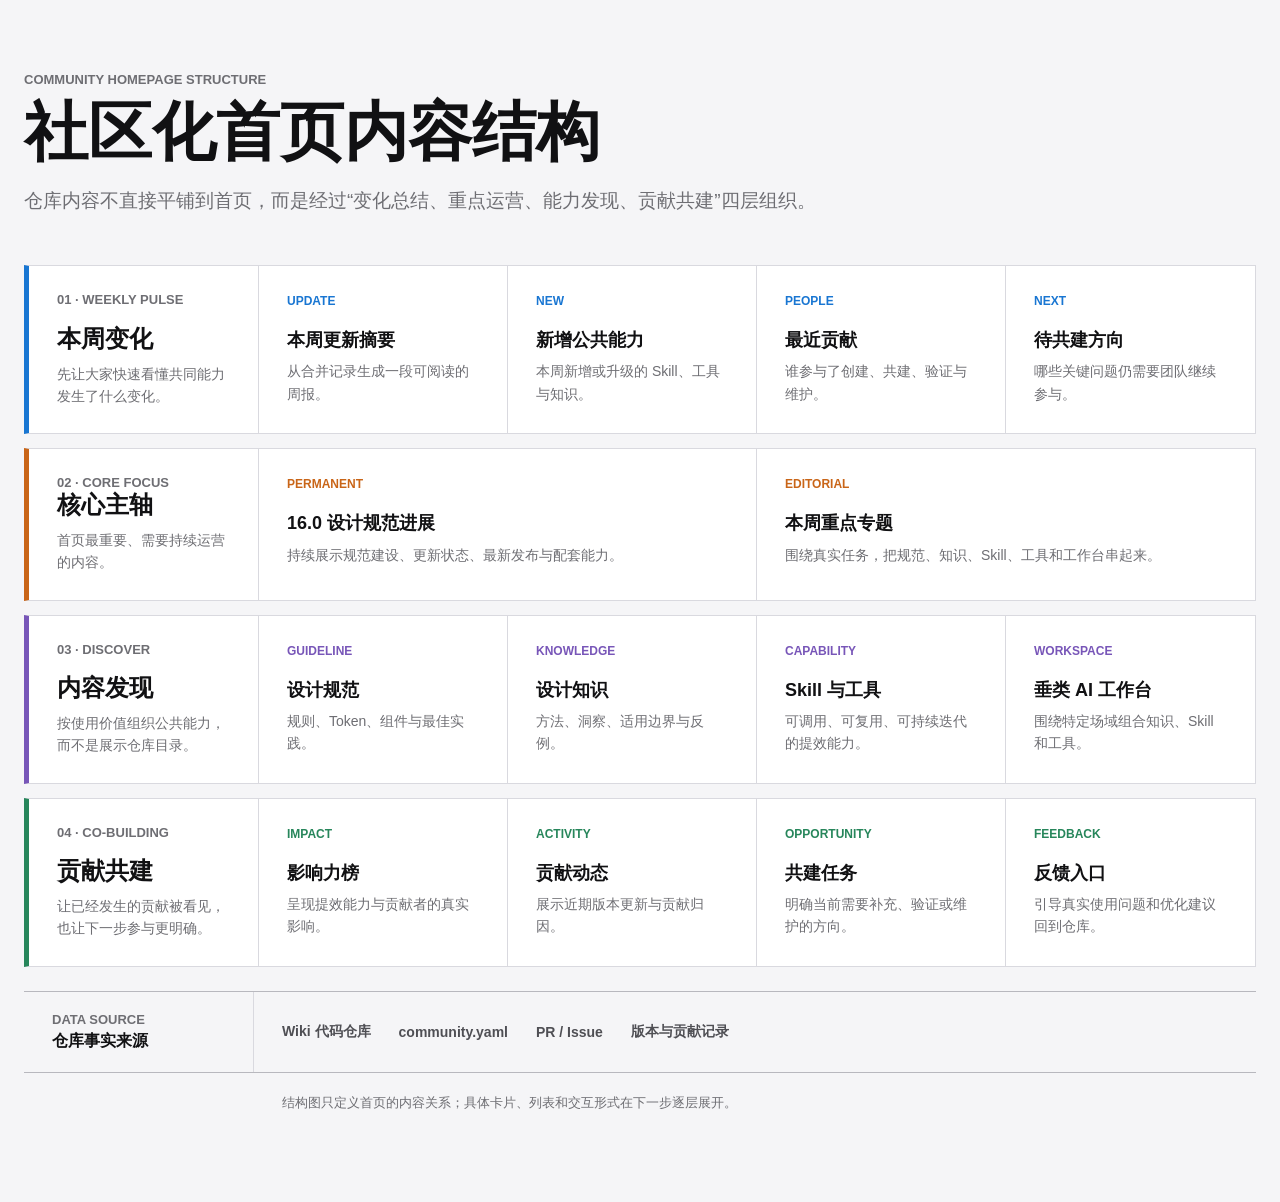
<file: community-content-structure.html>
<!doctype html>
<html lang="zh-CN">
  <head>
    <meta charset="UTF-8" />
    <meta name="viewport" content="width=device-width, initial-scale=1.0" />
    <title>社区化首页内容结构</title>
    <style>
      :root {
        --bg: #f5f5f7;
        --surface: #ffffff;
        --ink: #111113;
        --muted: #6e6e73;
        --line: #d9d9df;
        --blue: #1976d2;
        --green: #27865b;
        --orange: #c96518;
        --purple: #7856b8;
      }

      * { box-sizing: border-box; }

      body {
        margin: 0;
        color: var(--ink);
        background: var(--bg);
        font-family: -apple-system, BlinkMacSystemFont, "SF Pro Display", "PingFang SC", "Microsoft YaHei", sans-serif;
        letter-spacing: 0;
      }

      main {
        width: min(1240px, calc(100% - 48px));
        margin: 0 auto;
        padding: 72px 0 88px;
      }

      header {
        max-width: 900px;
        margin-bottom: 48px;
      }

      .eyebrow,
      .layer-index {
        margin: 0;
        color: var(--muted);
        font-size: 13px;
        font-weight: 700;
        text-transform: uppercase;
      }

      h1 {
        margin: 12px 0 18px;
        font-size: clamp(38px, 5vw, 68px);
        line-height: 1.06;
        letter-spacing: 0;
      }

      header > p:last-child {
        margin: 0;
        color: var(--muted);
        font-size: 19px;
        line-height: 1.7;
      }

      .structure {
        display: grid;
        gap: 14px;
      }

      .layer {
        display: grid;
        grid-template-columns: 230px 1fr;
        min-height: 150px;
        overflow: hidden;
        background: var(--surface);
        border: 1px solid var(--line);
        border-left: 5px solid var(--accent);
      }

      .layer-heading {
        display: flex;
        flex-direction: column;
        justify-content: space-between;
        padding: 26px 28px;
        border-right: 1px solid var(--line);
      }

      .layer-heading h2 {
        margin: 0;
        font-size: 24px;
        line-height: 1.25;
      }

      .layer-heading p:last-child {
        margin: 10px 0 0;
        color: var(--muted);
        font-size: 14px;
        line-height: 1.55;
      }

      .layer-content {
        display: grid;
        grid-template-columns: repeat(var(--columns), minmax(0, 1fr));
      }

      .node {
        min-width: 0;
        padding: 28px;
        border-right: 1px solid var(--line);
      }

      .node:last-child { border-right: 0; }

      .node small {
        display: block;
        margin-bottom: 20px;
        color: var(--accent);
        font-size: 12px;
        font-weight: 750;
        text-transform: uppercase;
      }

      .node strong {
        display: block;
        margin-bottom: 8px;
        font-size: 18px;
        line-height: 1.35;
      }

      .node p {
        margin: 0;
        color: var(--muted);
        font-size: 14px;
        line-height: 1.6;
      }

      .layer-pulse { --accent: var(--blue); --columns: 4; }
      .layer-focus { --accent: var(--orange); --columns: 2; }
      .layer-assets { --accent: var(--purple); --columns: 4; }
      .layer-community { --accent: var(--green); --columns: 4; }

      .source {
        display: grid;
        grid-template-columns: 230px 1fr;
        margin-top: 24px;
        border-top: 1px solid #b8b8be;
        border-bottom: 1px solid #b8b8be;
      }

      .source-title,
      .source-items {
        padding: 20px 28px;
      }

      .source-title {
        border-right: 1px solid var(--line);
      }

      .source-title strong {
        display: block;
        margin-top: 4px;
        font-size: 16px;
      }

      .source-items {
        display: flex;
        align-items: center;
        gap: 12px 28px;
        flex-wrap: wrap;
        color: #4f4f54;
        font-size: 14px;
        font-weight: 650;
      }

      .note {
        margin: 20px 0 0 258px;
        color: var(--muted);
        font-size: 13px;
        line-height: 1.6;
      }

      @media (max-width: 900px) {
        main { width: min(100% - 28px, 680px); padding-top: 42px; }
        .layer,
        .source { grid-template-columns: 1fr; }
        .layer-heading,
        .source-title { border-right: 0; border-bottom: 1px solid var(--line); }
        .layer-content { grid-template-columns: 1fr 1fr; }
        .node:nth-child(2n) { border-right: 0; }
        .node:nth-child(n + 3) { border-top: 1px solid var(--line); }
        .note { margin-left: 0; }
      }

      @media (max-width: 560px) {
        .layer-content { grid-template-columns: 1fr; }
        .node,
        .node:nth-child(2n) { border-right: 0; }
        .node + .node { border-top: 1px solid var(--line); }
      }
    </style>
  </head>
  <body>
    <main>
      <header>
        <p class="eyebrow">Community homepage structure</p>
        <h1>社区化首页内容结构</h1>
        <p>仓库内容不直接平铺到首页，而是经过“变化总结、重点运营、能力发现、贡献共建”四层组织。</p>
      </header>

      <div class="structure" aria-label="社区化首页四层内容结构">
        <section class="layer layer-pulse">
          <div class="layer-heading">
            <p class="layer-index">01 · Weekly pulse</p>
            <div><h2>本周变化</h2><p>先让大家快速看懂共同能力发生了什么变化。</p></div>
          </div>
          <div class="layer-content">
            <div class="node"><small>Update</small><strong>本周更新摘要</strong><p>从合并记录生成一段可阅读的周报。</p></div>
            <div class="node"><small>New</small><strong>新增公共能力</strong><p>本周新增或升级的 Skill、工具与知识。</p></div>
            <div class="node"><small>People</small><strong>最近贡献</strong><p>谁参与了创建、共建、验证与维护。</p></div>
            <div class="node"><small>Next</small><strong>待共建方向</strong><p>哪些关键问题仍需要团队继续参与。</p></div>
          </div>
        </section>

        <section class="layer layer-focus">
          <div class="layer-heading">
            <p class="layer-index">02 · Core focus</p>
            <div><h2>核心主轴</h2><p>首页最重要、需要持续运营的内容。</p></div>
          </div>
          <div class="layer-content">
            <div class="node"><small>Permanent</small><strong>16.0 设计规范进展</strong><p>持续展示规范建设、更新状态、最新发布与配套能力。</p></div>
            <div class="node"><small>Editorial</small><strong>本周重点专题</strong><p>围绕真实任务，把规范、知识、Skill、工具和工作台串起来。</p></div>
          </div>
        </section>

        <section class="layer layer-assets">
          <div class="layer-heading">
            <p class="layer-index">03 · Discover</p>
            <div><h2>内容发现</h2><p>按使用价值组织公共能力，而不是展示仓库目录。</p></div>
          </div>
          <div class="layer-content">
            <div class="node"><small>Guideline</small><strong>设计规范</strong><p>规则、Token、组件与最佳实践。</p></div>
            <div class="node"><small>Knowledge</small><strong>设计知识</strong><p>方法、洞察、适用边界与反例。</p></div>
            <div class="node"><small>Capability</small><strong>Skill 与工具</strong><p>可调用、可复用、可持续迭代的提效能力。</p></div>
            <div class="node"><small>Workspace</small><strong>垂类 AI 工作台</strong><p>围绕特定场域组合知识、Skill 和工具。</p></div>
          </div>
        </section>

        <section class="layer layer-community">
          <div class="layer-heading">
            <p class="layer-index">04 · Co-building</p>
            <div><h2>贡献共建</h2><p>让已经发生的贡献被看见，也让下一步参与更明确。</p></div>
          </div>
          <div class="layer-content">
            <div class="node"><small>Impact</small><strong>影响力榜</strong><p>呈现提效能力与贡献者的真实影响。</p></div>
            <div class="node"><small>Activity</small><strong>贡献动态</strong><p>展示近期版本更新与贡献归因。</p></div>
            <div class="node"><small>Opportunity</small><strong>共建任务</strong><p>明确当前需要补充、验证或维护的方向。</p></div>
            <div class="node"><small>Feedback</small><strong>反馈入口</strong><p>引导真实使用问题和优化建议回到仓库。</p></div>
          </div>
        </section>
      </div>

      <div class="source">
        <div class="source-title"><p class="eyebrow">Data source</p><strong>仓库事实来源</strong></div>
        <div class="source-items"><span>Wiki 代码仓库</span><span>community.yaml</span><span>PR / Issue</span><span>版本与贡献记录</span></div>
      </div>
      <p class="note">结构图只定义首页的内容关系；具体卡片、列表和交互形式在下一步逐层展开。</p>
    </main>
  </body>
</html>
</file>
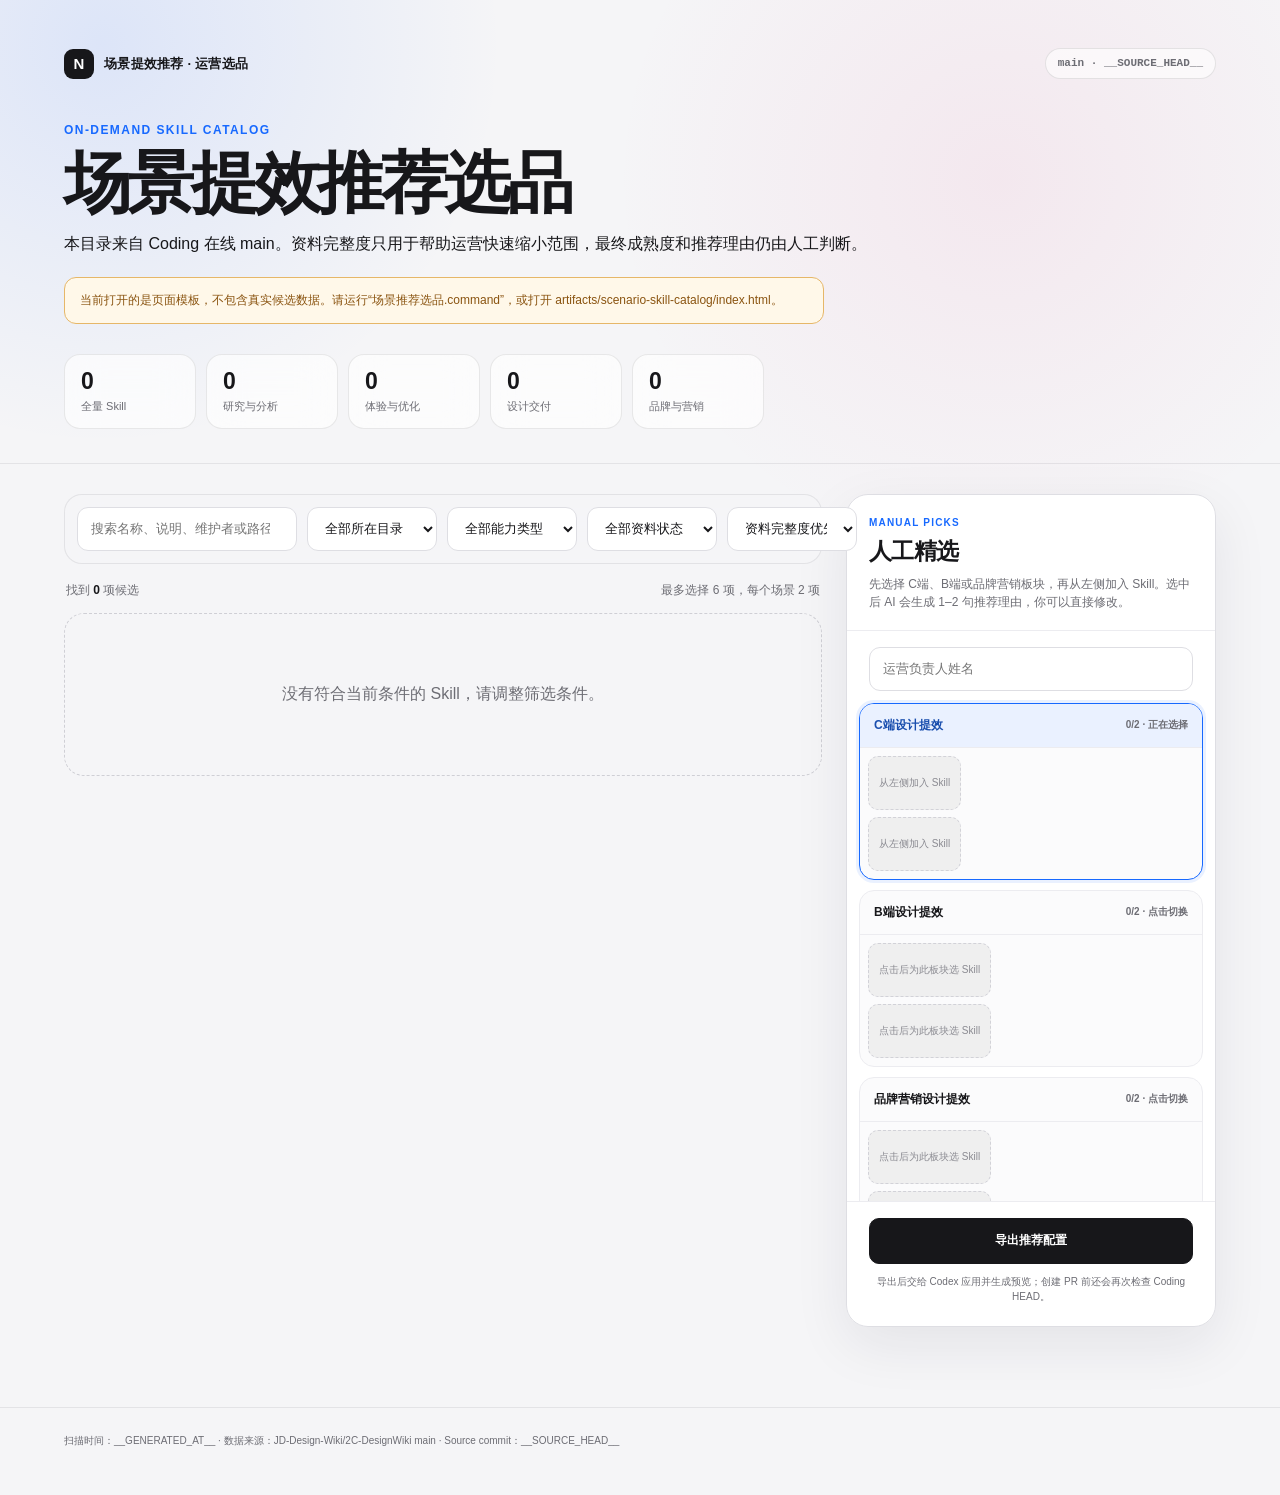
<file: scripts/templates/scenario-skill-catalog.html>
<!doctype html>
<html lang="zh-CN">
  <head>
    <meta charset="utf-8" />
    <meta name="viewport" content="width=device-width, initial-scale=1" />
    <title>场景提效推荐 · Skill 候选目录</title>
    <style>
      :root {
        color-scheme: light;
        --bg: #f5f5f7;
        --card: #ffffff;
        --ink: #17171a;
        --muted: #6d6d74;
        --line: #dedee3;
        --soft-line: #ececf0;
        --accent: #1769ff;
        --accent-soft: #eaf1ff;
        --positive: #168557;
        --positive-soft: #e9f7f0;
        --warning: #b56512;
        --shadow: 0 18px 55px rgba(22, 28, 45, 0.08);
        font-family: -apple-system, BlinkMacSystemFont, "SF Pro Display", "PingFang SC",
          "Helvetica Neue", Arial, sans-serif;
      }

      * { box-sizing: border-box; }
      html { scroll-behavior: smooth; }
      body {
        margin: 0;
        background:
          radial-gradient(circle at 8% 3%, rgba(43, 112, 255, 0.12), transparent 25rem),
          radial-gradient(circle at 78% 12%, rgba(226, 76, 136, 0.08), transparent 24rem),
          var(--bg);
        color: var(--ink);
      }
      button, input, select, textarea { font: inherit; }
      button, a { -webkit-tap-highlight-color: transparent; }
      button { color: inherit; }

      .page-shell { min-height: 100vh; }
      .hero {
        padding: 48px clamp(24px, 5vw, 76px) 34px;
        border-bottom: 1px solid rgba(23, 23, 26, 0.08);
      }
      .hero-top {
        display: flex;
        align-items: center;
        justify-content: space-between;
        gap: 20px;
        margin-bottom: 44px;
      }
      .brand {
        display: inline-flex;
        align-items: center;
        gap: 10px;
        color: var(--ink);
        font-size: 13px;
        font-weight: 760;
        letter-spacing: 0.02em;
      }
      .brand-mark {
        width: 30px;
        height: 30px;
        display: grid;
        place-items: center;
        border-radius: 9px;
        background: var(--ink);
        color: #fff;
        font-size: 15px;
      }
      .source-pill {
        max-width: 100%;
        padding: 8px 12px;
        border: 1px solid rgba(23, 23, 26, 0.1);
        border-radius: 999px;
        background: rgba(255, 255, 255, 0.6);
        color: var(--muted);
        font: 650 11px/1.2 ui-monospace, SFMono-Regular, Menlo, monospace;
        white-space: nowrap;
        overflow: hidden;
        text-overflow: ellipsis;
      }
      .hero-copy { max-width: 900px; }
      .eyebrow {
        margin: 0 0 13px;
        color: var(--accent);
        font-size: 12px;
        font-weight: 800;
        letter-spacing: 0.12em;
        text-transform: uppercase;
      }
      h1 {
        max-width: 820px;
        margin: 0;
        font-size: clamp(36px, 5.2vw, 72px);
        line-height: 1.02;
        letter-spacing: -0.055em;
      }
      .hero-copy > p:last-child {
        max-width: 720px;
        margin: 24px 0 0;
        color: var(--muted);
        font-size: clamp(15px, 1.7vw, 19px);
        line-height: 1.7;
      }
      .hero-stats {
        display: flex;
        flex-wrap: wrap;
        gap: 10px;
        margin-top: 30px;
      }
      .hero-stat {
        min-width: 132px;
        padding: 14px 16px;
        border: 1px solid rgba(23, 23, 26, 0.09);
        border-radius: 16px;
        background: rgba(255, 255, 255, 0.64);
        backdrop-filter: blur(18px);
      }
      .hero-stat strong {
        display: block;
        font-size: 23px;
        line-height: 1.1;
      }
      .hero-stat span {
        display: block;
        margin-top: 4px;
        color: var(--muted);
        font-size: 11px;
      }

      .workspace {
        display: grid;
        grid-template-columns: minmax(0, 1fr) 370px;
        gap: 24px;
        align-items: start;
        padding: 30px clamp(24px, 5vw, 76px) 80px;
      }
      .catalog-pane { min-width: 0; }
      .toolbar {
        position: sticky;
        top: 0;
        z-index: 4;
        display: grid;
        grid-template-columns: minmax(220px, 1.5fr) repeat(4, minmax(130px, 0.65fr));
        gap: 10px;
        margin-bottom: 18px;
        padding: 12px;
        border: 1px solid rgba(23, 23, 26, 0.08);
        border-radius: 18px;
        background: rgba(245, 245, 247, 0.88);
        backdrop-filter: blur(18px);
      }
      .field {
        min-width: 0;
        height: 44px;
        padding: 0 13px;
        border: 1px solid var(--line);
        border-radius: 11px;
        outline: 0;
        background: #fff;
        color: var(--ink);
        font-size: 13px;
        transition: border-color 0.18s ease, box-shadow 0.18s ease;
      }
      .field:focus {
        border-color: var(--accent);
        box-shadow: 0 0 0 3px rgba(23, 105, 255, 0.12);
      }
      .result-line {
        display: flex;
        justify-content: space-between;
        gap: 18px;
        margin: 0 2px 14px;
        color: var(--muted);
        font-size: 12px;
      }
      .result-line strong { color: var(--ink); }
      .skill-grid {
        display: grid;
        grid-template-columns: repeat(2, minmax(0, 1fr));
        gap: 14px;
      }
      .skill-card {
        position: relative;
        min-width: 0;
        min-height: 286px;
        display: flex;
        flex-direction: column;
        padding: 20px;
        border: 1px solid var(--line);
        border-radius: 20px;
        background: var(--card);
        box-shadow: 0 8px 28px rgba(22, 28, 45, 0.035);
        transition: transform 0.18s ease, border-color 0.18s ease, box-shadow 0.18s ease;
      }
      .skill-card:hover {
        transform: translateY(-2px);
        border-color: rgba(23, 105, 255, 0.34);
        box-shadow: var(--shadow);
      }
      .skill-card.is-selected {
        border-color: var(--accent);
        box-shadow: 0 0 0 3px rgba(23, 105, 255, 0.1), var(--shadow);
      }
      .card-top {
        display: flex;
        align-items: flex-start;
        justify-content: space-between;
        gap: 16px;
      }
      .card-labels {
        display: flex;
        flex-wrap: wrap;
        gap: 6px;
      }
      .tag {
        display: inline-flex;
        align-items: center;
        min-height: 24px;
        padding: 0 9px;
        border-radius: 999px;
        background: #f1f1f4;
        color: #56565d;
        font-size: 10px;
        font-weight: 720;
      }
      .tag.scene { background: var(--accent-soft); color: #2457b9; }
      .tag.recent { background: var(--positive-soft); color: var(--positive); }
      .readiness {
        --progress: 0deg;
        flex: 0 0 auto;
        width: 48px;
        height: 48px;
        display: grid;
        place-items: center;
        border-radius: 50%;
        background: conic-gradient(var(--positive) var(--progress), #ececf0 0);
      }
      .readiness::before {
        content: "";
        position: absolute;
        width: 38px;
        height: 38px;
        border-radius: 50%;
        background: #fff;
      }
      .readiness span {
        position: relative;
        z-index: 1;
        font-size: 11px;
        font-weight: 800;
      }
      .skill-card h2 {
        margin: 18px 0 8px;
        font-size: 21px;
        line-height: 1.25;
        letter-spacing: -0.02em;
      }
      .skill-desc {
        display: -webkit-box;
        min-height: 66px;
        margin: 0;
        overflow: hidden;
        color: var(--muted);
        font-size: 13px;
        line-height: 1.65;
        -webkit-line-clamp: 3;
        -webkit-box-orient: vertical;
      }
      .signal-list {
        display: flex;
        flex-wrap: wrap;
        gap: 7px;
        margin: 16px 0;
      }
      .signal {
        display: inline-flex;
        align-items: center;
        gap: 5px;
        color: #5d5d64;
        font-size: 10px;
        font-weight: 650;
      }
      .signal::before {
        content: "";
        width: 6px;
        height: 6px;
        border-radius: 50%;
        background: #c9c9cf;
      }
      .signal.is-ready::before { background: var(--positive); }
      .card-meta {
        display: grid;
        grid-template-columns: minmax(0, 1fr) auto;
        gap: 10px;
        margin-top: auto;
        padding-top: 14px;
        border-top: 1px solid var(--soft-line);
        color: var(--muted);
        font-size: 10px;
      }
      .card-meta strong {
        display: block;
        overflow: hidden;
        color: var(--ink);
        font-size: 11px;
        text-overflow: ellipsis;
        white-space: nowrap;
      }
      .card-actions {
        display: grid;
        grid-template-columns: 1fr auto;
        gap: 8px;
        margin-top: 14px;
      }
      .button {
        min-height: 40px;
        display: inline-flex;
        align-items: center;
        justify-content: center;
        gap: 7px;
        padding: 0 14px;
        border: 1px solid var(--line);
        border-radius: 10px;
        background: #fff;
        color: var(--ink);
        cursor: pointer;
        font-size: 12px;
        font-weight: 760;
        text-decoration: none;
        transition: background 0.18s ease, border-color 0.18s ease, color 0.18s ease;
      }
      .button:hover { border-color: #b9b9c0; background: #f8f8fa; }
      .button.primary { border-color: var(--ink); background: var(--ink); color: #fff; }
      .button.primary:hover { border-color: var(--accent); background: var(--accent); }
      .button.selected { border-color: var(--accent); background: var(--accent-soft); color: #1d58ca; }
      .button:focus-visible, a:focus-visible {
        outline: 3px solid rgba(23, 105, 255, 0.24);
        outline-offset: 2px;
      }
      .empty-state {
        grid-column: 1 / -1;
        padding: 70px 20px;
        border: 1px dashed #cfcfd5;
        border-radius: 20px;
        color: var(--muted);
        text-align: center;
      }

      .selection-pane {
        position: sticky;
        top: 22px;
        overflow: hidden;
        border: 1px solid var(--line);
        border-radius: 22px;
        background: rgba(255, 255, 255, 0.94);
        box-shadow: var(--shadow);
      }
      .selection-heading {
        padding: 22px 22px 18px;
        border-bottom: 1px solid var(--soft-line);
      }
      .selection-heading p {
        margin: 0 0 8px;
        color: var(--accent);
        font-size: 10px;
        font-weight: 800;
        letter-spacing: 0.12em;
      }
      .selection-heading h2 {
        margin: 0;
        font-size: 23px;
        letter-spacing: -0.03em;
      }
      .selection-heading > span {
        display: block;
        margin-top: 8px;
        color: var(--muted);
        font-size: 12px;
        line-height: 1.55;
      }
      .curator-field {
        width: calc(100% - 44px);
        margin: 16px 22px 0;
      }
      .selection-list {
        max-height: calc(100vh - 390px);
        min-height: 360px;
        overflow: auto;
        padding: 12px;
      }
      .selection-group {
        overflow: hidden;
        border: 1px solid var(--soft-line);
        border-radius: 15px;
        background: #fbfbfc;
        transition: border-color 0.18s ease, box-shadow 0.18s ease;
      }
      .selection-group + .selection-group { margin-top: 10px; }
      .selection-group.is-active {
        border-color: var(--accent);
        box-shadow: 0 0 0 3px rgba(23, 105, 255, 0.09);
      }
      .selection-group-heading {
        width: 100%;
        display: flex;
        align-items: center;
        justify-content: space-between;
        gap: 12px;
        padding: 13px 14px;
        border: 0;
        border-bottom: 1px solid var(--soft-line);
        background: transparent;
        cursor: pointer;
        text-align: left;
      }
      .selection-group-heading strong { font-size: 12px; }
      .selection-group-heading span {
        color: var(--muted);
        font-size: 10px;
        font-weight: 700;
      }
      .selection-group.is-active .selection-group-heading {
        background: var(--accent-soft);
        color: #194eae;
      }
      .selection-group-body { padding: 8px; }
      .selection-slot-empty {
        display: grid;
        min-height: 54px;
        place-items: center;
        padding: 10px;
        border: 1px dashed #d2d2d8;
        border-radius: 10px;
        color: #8a8a91;
        cursor: pointer;
        font-size: 10px;
        text-align: center;
      }
      .selection-slot-empty + .selection-slot-empty { margin-top: 7px; }
      .selection-empty {
        display: grid;
        min-height: 160px;
        place-items: center;
        padding: 30px;
        color: #8a8a91;
        font-size: 12px;
        line-height: 1.65;
        text-align: center;
      }
      .selection-item {
        padding: 11px;
        border: 1px solid var(--soft-line);
        border-radius: 11px;
        background: #fff;
      }
      .selection-item + .selection-item { margin-top: 7px; }
      .selection-item-header {
        display: flex;
        justify-content: space-between;
        gap: 10px;
        margin-bottom: 10px;
      }
      .selection-item-header strong {
        font-size: 13px;
        line-height: 1.4;
      }
      .remove-button {
        width: 28px;
        height: 28px;
        flex: 0 0 auto;
        border: 0;
        border-radius: 8px;
        background: transparent;
        color: #8c8c92;
        cursor: pointer;
      }
      .remove-button:hover { background: #eeeef1; color: var(--ink); }
      .selection-item .field { width: 100%; height: 38px; font-size: 11px; }
      .move-field { margin-top: 2px; }
      .reason-field {
        min-height: 64px;
        margin-top: 8px;
        padding-top: 10px;
        resize: vertical;
        line-height: 1.5;
      }
      .reason-toolbar {
        display: flex;
        align-items: center;
        justify-content: space-between;
        gap: 8px;
        margin-top: 8px;
      }
      .reason-toolbar .button {
        min-height: 32px;
        padding: 7px 10px;
        font-size: 10px;
      }
      .reason-toolbar small {
        color: var(--muted);
        font-size: 9px;
        line-height: 1.4;
        text-align: right;
      }
      .reason-toolbar .button[disabled] {
        cursor: wait;
        opacity: 0.58;
      }
      .selection-actions {
        padding: 16px 22px 22px;
        border-top: 1px solid var(--soft-line);
      }
      .selection-actions .button { width: 100%; min-height: 46px; }
      .selection-actions small {
        display: block;
        margin-top: 10px;
        color: var(--muted);
        font-size: 10px;
        line-height: 1.5;
        text-align: center;
      }
      .notice {
        display: none;
        margin: 0 22px 12px;
        padding: 10px 12px;
        border-radius: 10px;
        background: #fff6e9;
        color: var(--warning);
        font-size: 11px;
        line-height: 1.5;
      }
      .notice.show { display: block; }
      .template-warning {
        max-width: 760px;
        margin-top: 22px;
        padding: 13px 15px;
        border: 1px solid #e6b768;
        border-radius: 12px;
        background: #fff8e9;
        color: #8a5410;
        font-size: 12px;
        line-height: 1.6;
      }
      footer {
        padding: 24px clamp(24px, 5vw, 76px) 46px;
        border-top: 1px solid rgba(23, 23, 26, 0.08);
        color: var(--muted);
        font-size: 10px;
        line-height: 1.7;
      }

      @media (max-width: 1120px) {
        .workspace { grid-template-columns: minmax(0, 1fr) 330px; }
        .toolbar { grid-template-columns: 1fr 1fr; }
        .skill-grid { grid-template-columns: 1fr; }
      }
      @media (max-width: 800px) {
        .hero { padding-top: 28px; }
        .hero-top { align-items: flex-start; flex-direction: column; margin-bottom: 32px; }
        .workspace { grid-template-columns: 1fr; padding-top: 20px; }
        .selection-pane { position: relative; top: auto; order: -1; }
        .selection-list { max-height: 420px; }
        .toolbar { position: relative; grid-template-columns: 1fr; }
      }
      @media (max-width: 520px) {
        .hero, .workspace, footer { padding-left: 16px; padding-right: 16px; }
        .hero-stat { min-width: calc(50% - 6px); }
        .skill-card { padding: 17px; }
      }
    </style>
  </head>
  <body>
    <main class="page-shell">
      <header class="hero">
        <div class="hero-top">
          <div class="brand"><span class="brand-mark">N</span>场景提效推荐 · 运营选品</div>
          <div class="source-pill" title="Coding source">main · __SOURCE_HEAD__</div>
        </div>
        <div class="hero-copy">
          <p class="eyebrow">On-demand Skill Catalog</p>
          <h1>场景提效推荐选品</h1>
          <p>本目录来自 Coding 在线 main。资料完整度只用于帮助运营快速缩小范围，最终成熟度和推荐理由仍由人工判断。</p>
          <div class="template-warning" id="template-warning" hidden>
            当前打开的是页面模板，不包含真实候选数据。请运行“场景推荐选品.command”，或打开
            artifacts/scenario-skill-catalog/index.html。
          </div>
        </div>
        <div class="hero-stats" id="hero-stats"></div>
      </header>

      <section class="workspace">
        <div class="catalog-pane">
          <div class="toolbar" aria-label="候选目录筛选">
            <input class="field" id="search" type="search" placeholder="搜索名称、说明、维护者或路径" aria-label="搜索 Skill" />
            <select class="field" id="domain-filter" aria-label="按所在目录筛选">
              <option value="all">全部所在目录</option>
            </select>
            <select class="field" id="scene-filter" aria-label="按能力类型筛选">
              <option value="all">全部能力类型</option>
              <option value="研究与分析">研究与分析</option>
              <option value="体验与优化">体验与优化</option>
              <option value="设计交付">设计交付</option>
              <option value="品牌与营销">品牌与营销</option>
            </select>
            <select class="field" id="signal-filter" aria-label="按资料信号筛选">
              <option value="all">全部资料状态</option>
              <option value="ready">资料完整 4/5 以上</option>
              <option value="examples">包含案例或示例</option>
              <option value="recent">最近 90 天更新</option>
            </select>
            <select class="field" id="sort" aria-label="候选排序">
              <option value="readiness">资料完整度优先</option>
              <option value="updated">最近更新优先</option>
              <option value="title">名称排序</option>
            </select>
          </div>
          <div class="result-line">
            <span>找到 <strong id="result-count">0</strong> 项候选</span>
            <span>最多选择 6 项，每个场景 2 项</span>
          </div>
          <div class="skill-grid" id="skill-grid" aria-live="polite"></div>
        </div>

        <aside class="selection-pane" aria-labelledby="selection-title">
          <div class="selection-heading">
            <p>MANUAL PICKS</p>
            <h2 id="selection-title">人工精选</h2>
            <span>先选择 C端、B端或品牌营销板块，再从左侧加入 Skill。选中后 AI 会生成 1–2 句推荐理由，你可以直接修改。</span>
          </div>
          <input class="field curator-field" id="curator" type="text" placeholder="运营负责人姓名" aria-label="运营负责人姓名" />
          <div class="notice" id="notice" role="status"></div>
          <div class="selection-list" id="selection-list"></div>
          <div class="selection-actions">
            <button class="button primary" id="export" type="button">导出推荐配置</button>
            <small>导出后交给 Codex 应用并生成预览；创建 PR 前还会再次检查 Coding HEAD。</small>
          </div>
        </aside>
      </section>
    </main>

    <footer>
      扫描时间：__GENERATED_AT__ · 数据来源：JD-Design-Wiki/2C-DesignWiki main ·
      Source commit：__SOURCE_HEAD__
    </footer>

    <script id="catalog-data" type="application/json">__CATALOG_DATA__</script>
    <script>
      let catalogAvailable = true;
      let CATALOG;
      try {
        CATALOG = JSON.parse(document.querySelector("#catalog-data").textContent);
      } catch {
        catalogAvailable = false;
        CATALOG = {
          generated_at: "",
          source: { repository: "", branch: "main", head: "" },
          total: 0,
          scenes: {},
          items: [],
        };
      }
      const DISPLAY_SCENES = ["C端设计提效", "B端设计提效", "品牌营销设计提效"];
      const selected = new Map();
      let activeScene = DISPLAY_SCENES[0];
      const elements = {
        search: document.querySelector("#search"),
        domain: document.querySelector("#domain-filter"),
        scene: document.querySelector("#scene-filter"),
        signal: document.querySelector("#signal-filter"),
        sort: document.querySelector("#sort"),
        grid: document.querySelector("#skill-grid"),
        resultCount: document.querySelector("#result-count"),
        selectionList: document.querySelector("#selection-list"),
        curator: document.querySelector("#curator"),
        notice: document.querySelector("#notice"),
      };

      function escapeHtml(value = "") {
        return String(value)
          .replace(/&/g, "&amp;")
          .replace(/</g, "&lt;")
          .replace(/>/g, "&gt;")
          .replace(/"/g, "&quot;");
      }

      function formatDate(value) {
        return new Intl.DateTimeFormat("zh-CN", {
          year: "numeric",
          month: "2-digit",
          day: "2-digit",
        }).format(new Date(value));
      }

      function signalLabel(item) {
        return [
          ["preparation", "使用说明"],
          ["examples", "案例示例"],
          ["validation", "验证检查"],
          ["maintained", "持续维护"],
        ].map(([key, label]) => `
          <span class="signal${item.readiness_checks[key] ? " is-ready" : ""}">${label}</span>
        `).join("");
      }

      function renderHeroStats() {
        const stats = [
          [CATALOG.total, "全量 Skill"],
          [CATALOG.scenes["研究与分析"] || 0, "研究与分析"],
          [CATALOG.scenes["体验与优化"] || 0, "体验与优化"],
          [CATALOG.scenes["设计交付"] || 0, "设计交付"],
          [CATALOG.scenes["品牌与营销"] || 0, "品牌与营销"],
        ];
        document.querySelector("#hero-stats").innerHTML = stats.map(([value, label]) => `
          <div class="hero-stat"><strong>${value}</strong><span>${label}</span></div>
        `).join("");
      }

      function renderDomainOptions() {
        const domains = [...new Set(CATALOG.items.map((item) => item.domain))]
          .filter(Boolean)
          .sort((left, right) => left.localeCompare(right, "zh-CN"));
        elements.domain.innerHTML = [
          '<option value="all">全部所在目录</option>',
          ...domains.map((domain) => `<option value="${escapeHtml(domain)}">${escapeHtml(domain)}</option>`),
        ].join("");
      }

      function filteredItems() {
        const query = elements.search.value.trim().toLowerCase();
        const domain = elements.domain.value;
        const scene = elements.scene.value;
        const signal = elements.signal.value;
        const sort = elements.sort.value;
        const items = CATALOG.items.filter((item) => {
          const haystack = `${item.title} ${item.description} ${item.owner} ${item.domain} ${item.path}`.toLowerCase();
          if (query && !haystack.includes(query)) return false;
          if (domain !== "all" && item.domain !== domain) return false;
          if (scene !== "all" && item.scene !== scene) return false;
          if (signal === "ready" && item.readiness < 4) return false;
          if (signal === "examples" && !item.readiness_checks.examples) return false;
          if (signal === "recent" && !item.recent) return false;
          return true;
        });

        return items.sort((left, right) => {
          if (sort === "updated") return right.updated_at.localeCompare(left.updated_at);
          if (sort === "title") return left.title.localeCompare(right.title, "zh-CN");
          return right.readiness - left.readiness
            || right.updated_at.localeCompare(left.updated_at)
            || left.title.localeCompare(right.title, "zh-CN");
        });
      }

      function renderCatalog() {
        const items = filteredItems();
        elements.resultCount.textContent = items.length;
        if (!items.length) {
          elements.grid.innerHTML = '<div class="empty-state">没有符合当前条件的 Skill，请调整筛选条件。</div>';
          return;
        }

        elements.grid.innerHTML = items.map((item) => {
          const isSelected = selected.has(item.path);
          const selectedScene = isSelected ? selected.get(item.path).scene : "";
          const progress = `${Math.round((item.readiness / item.readiness_total) * 360)}deg`;
          return `
            <article class="skill-card${isSelected ? " is-selected" : ""}">
              <div class="card-top">
                <div class="card-labels">
                  <span class="tag scene">${escapeHtml(item.scene)}</span>
                  <span class="tag">${escapeHtml(item.domain)}</span>
                  ${item.recent ? '<span class="tag recent">近期更新</span>' : ""}
                </div>
                <div class="readiness" style="--progress:${progress}" title="资料完整度 ${item.readiness}/${item.readiness_total}">
                  <span>${item.readiness}/${item.readiness_total}</span>
                </div>
              </div>
              <h2>${escapeHtml(item.title)}</h2>
              <p class="skill-desc">${escapeHtml(item.description)}</p>
              <div class="signal-list">${signalLabel(item)}</div>
              <div class="card-meta">
                <div><span>最近维护</span><strong>${escapeHtml(item.owner)}</strong></div>
                <div><span>${formatDate(item.updated_at)}</span><strong>${item.commit_count} 次文件提交</strong></div>
              </div>
              <div class="card-actions">
                <button class="button ${isSelected ? "selected" : "primary"}" type="button" data-select="${escapeHtml(item.path)}">
                  ${isSelected ? `已加入 · ${escapeHtml(selectedScene.replace("设计提效", ""))}` : `加入${escapeHtml(activeScene.replace("设计提效", ""))}`}
                </button>
                <a class="button" href="${escapeHtml(item.skill_md_url)}" target="_blank" rel="noopener noreferrer" aria-label="查看 ${escapeHtml(item.title)} 的 SKILL.md">SKILL.md ↗</a>
              </div>
            </article>
          `;
        }).join("");
      }

      function countForScene(scene, exceptPath = "") {
        return [...selected.entries()].filter(([path, value]) => path !== exceptPath && value.scene === scene).length;
      }

      function showNotice(message) {
        elements.notice.textContent = message;
        elements.notice.classList.add("show");
        window.clearTimeout(showNotice.timer);
        showNotice.timer = window.setTimeout(() => elements.notice.classList.remove("show"), 3200);
      }

      function toggleSelection(path) {
        let shouldGenerateReason = false;
        if (selected.has(path)) {
          selected.delete(path);
        } else {
          if (selected.size >= 6) {
            showNotice("最多选择 6 项 Skill。请先移除一项再继续。");
            return;
          }
          if (countForScene(activeScene) >= 2) {
            showNotice(`「${activeScene}」已经选满 2 项，请切换到其他板块。`);
            return;
          }
          const item = CATALOG.items.find((entry) => entry.path === path);
          selected.set(path, {
            item,
            scene: activeScene,
            reason: "",
            reasonSource: "",
            reasonRevision: 0,
            generatingReason: false,
          });
          shouldGenerateReason = true;
        }
        renderCatalog();
        renderSelection();
        if (shouldGenerateReason) window.setTimeout(() => generateReason(path), 0);
      }

      function fallbackReason(item, scene) {
        const summary = item.description
          .replace(/\s+/g, " ")
          .replace(/^(用于|适用于|当用户需要|当用户|支持)/, "")
          .split(/[。；;]/)[0]
          .slice(0, 68)
          .replace(/[，,：:]+$/, "");
        const sceneLabel = scene.replace("设计提效", "");
        return `适合在${sceneLabel}相关工作中，需要${summary}时使用。能帮助设计师更快完成任务，减少重复整理。`;
      }

      async function generateReason(path) {
        const value = selected.get(path);
        if (!value || value.generatingReason) return;
        const reasonRevision = value.reasonRevision;
        value.generatingReason = true;
        renderSelection();

        try {
          if (!/^https?:$/.test(window.location.protocol)) throw new Error("AI 服务未启动");
          const response = await fetch("/api/recommendation-reason", {
            method: "POST",
            headers: { "Content-Type": "application/json" },
            body: JSON.stringify({
              title: value.item.title,
              description: value.item.description,
              scene: value.scene,
              domain: value.item.domain,
            }),
          });
          const result = await response.json();
          if (!response.ok || !result.reason) throw new Error(result.error || "生成失败");
          const latest = selected.get(path);
          if (!latest) return;
          if (latest.reasonRevision !== reasonRevision) return;
          latest.reason = result.reason;
          latest.reasonSource = "ai";
          showNotice(`已为「${latest.item.title}」生成推荐理由，可直接修改。`);
        } catch (error) {
          const latest = selected.get(path);
          if (!latest) return;
          if (latest.reasonRevision !== reasonRevision) return;
          latest.reason = fallbackReason(latest.item, latest.scene);
          latest.reasonSource = "summary";
          showNotice("AI 暂时不可用，已填入内容摘要草稿，你仍可直接修改。");
        } finally {
          const latest = selected.get(path);
          if (latest) latest.generatingReason = false;
          renderSelection();
        }
      }

      function renderSelection() {
        elements.selectionList.innerHTML = DISPLAY_SCENES.map((scene) => {
          const items = [...selected.entries()].filter(([, value]) => value.scene === scene);
          const emptySlots = 2 - items.length;
          return `
            <section class="selection-group${scene === activeScene ? " is-active" : ""}">
              <button class="selection-group-heading" type="button" data-activate-scene="${scene}">
                <strong>${scene}</strong>
                <span>${items.length}/2 · ${scene === activeScene ? "正在选择" : "点击切换"}</span>
              </button>
              <div class="selection-group-body">
                ${items.map(([path, value], index) => `
                  <article class="selection-item">
                    <div class="selection-item-header">
                      <strong>${String(index + 1).padStart(2, "0")} · ${escapeHtml(value.item.title)}</strong>
                      <button class="remove-button" type="button" data-remove="${escapeHtml(path)}" aria-label="移除 ${escapeHtml(value.item.title)}">×</button>
                    </div>
                    <select class="field move-field" data-move-path="${escapeHtml(path)}" aria-label="移动 ${escapeHtml(value.item.title)} 到其他板块"${value.generatingReason ? " disabled" : ""}>
                      ${DISPLAY_SCENES.map((target) => `<option value="${target}"${target === value.scene ? " selected" : ""}>${target}</option>`).join("")}
                    </select>
                    <textarea class="field reason-field" data-reason-path="${escapeHtml(path)}" placeholder="AI 生成后可直接修改，也可以自己填写">${escapeHtml(value.reason)}</textarea>
                    <div class="reason-toolbar">
                      <button class="button" type="button" data-generate-reason="${escapeHtml(path)}"${value.generatingReason ? " disabled" : ""}>
                        ${value.generatingReason ? "AI 生成中…" : value.reason ? "重新生成理由" : "AI 生成理由"}
                      </button>
                      <small>${value.reasonSource === "ai" ? "AI 草稿 · 可修改" : value.reasonSource === "summary" ? "摘要草稿 · 可修改" : "支持手工填写"}</small>
                    </div>
                  </article>
                `).join("")}
                ${Array.from({ length: emptySlots }, () => `
                  <button class="selection-slot-empty" type="button" data-activate-scene="${scene}">
                    ${scene === activeScene ? "从左侧加入 Skill" : "点击后为此板块选 Skill"}
                  </button>
                `).join("")}
              </div>
            </section>
          `;
        }).join("");
      }

      function exportConfiguration() {
        const curator = elements.curator.value.trim();
        if (!curator) {
          elements.curator.focus();
          showNotice("请先填写运营负责人姓名。");
          return;
        }
        if (!selected.size) {
          showNotice("请至少选择 1 项 Skill。");
          return;
        }
        const missingReason = [...selected.values()].find((value) => !value.reason.trim());
        if (missingReason) {
          showNotice(`请补充「${missingReason.item.title}」的推荐理由。`);
          return;
        }

        const config = {
          schema_version: "1.0",
          reviewed_at: new Date().toISOString(),
          curator,
          source: {
            repository: CATALOG.source.repository,
            branch: CATALOG.source.branch,
            head: CATALOG.source.head,
            catalog_generated_at: CATALOG.generated_at,
          },
          picks: DISPLAY_SCENES.flatMap((scene) => (
            [...selected.values()].filter((value) => value.scene === scene)
          )).map((value, index) => ({
            order: index + 1,
            scene: value.scene,
            skill_path: value.item.path,
            title_snapshot: value.item.title,
            reason: value.reason.trim(),
          })),
        };
        const blob = new Blob([`${JSON.stringify(config, null, 2)}\n`], { type: "application/json" });
        const link = document.createElement("a");
        link.href = URL.createObjectURL(blob);
        link.download = `scenario-picks-${new Date().toISOString().slice(0, 10)}.json`;
        document.body.append(link);
        link.click();
        link.remove();
        URL.revokeObjectURL(link.href);
        showNotice("推荐配置已导出。接下来交给 Codex 生成页面预览与审核 PR。");
      }

      [elements.search, elements.domain, elements.scene, elements.signal, elements.sort].forEach((field) => {
        field.addEventListener(field === elements.search ? "input" : "change", renderCatalog);
      });
      elements.grid.addEventListener("click", (event) => {
        const button = event.target.closest("[data-select]");
        if (button) toggleSelection(button.dataset.select);
      });
      elements.selectionList.addEventListener("click", (event) => {
        const button = event.target.closest("[data-remove]");
        if (button) {
          toggleSelection(button.dataset.remove);
          return;
        }
        const generateButton = event.target.closest("[data-generate-reason]");
        if (generateButton) {
          generateReason(generateButton.dataset.generateReason);
          return;
        }
        const sceneButton = event.target.closest("[data-activate-scene]");
        if (sceneButton) {
          activeScene = sceneButton.dataset.activateScene;
          renderCatalog();
          renderSelection();
        }
      });
      elements.selectionList.addEventListener("change", (event) => {
        const path = event.target.dataset.movePath;
        if (!path) return;
        const value = selected.get(path);
        const targetScene = event.target.value;
        if (countForScene(targetScene, path) >= 2) {
          event.target.value = value.scene;
          showNotice(`「${targetScene}」已经选满 2 项。`);
          return;
        }
        const shouldRegenerate = value.reasonSource !== "manual";
        value.scene = targetScene;
        activeScene = value.scene;
        renderCatalog();
        renderSelection();
        if (shouldRegenerate) window.setTimeout(() => generateReason(path), 0);
      });
      elements.selectionList.addEventListener("input", (event) => {
        const path = event.target.dataset.reasonPath;
        if (path) {
          selected.get(path).reason = event.target.value;
          selected.get(path).reasonSource = "manual";
          selected.get(path).reasonRevision += 1;
        }
      });
      document.querySelector("#export").addEventListener("click", exportConfiguration);

      if (!catalogAvailable) document.querySelector("#template-warning").hidden = false;
      renderHeroStats();
      renderDomainOptions();
      renderCatalog();
      renderSelection();
    </script>
  </body>
</html>
</file>
